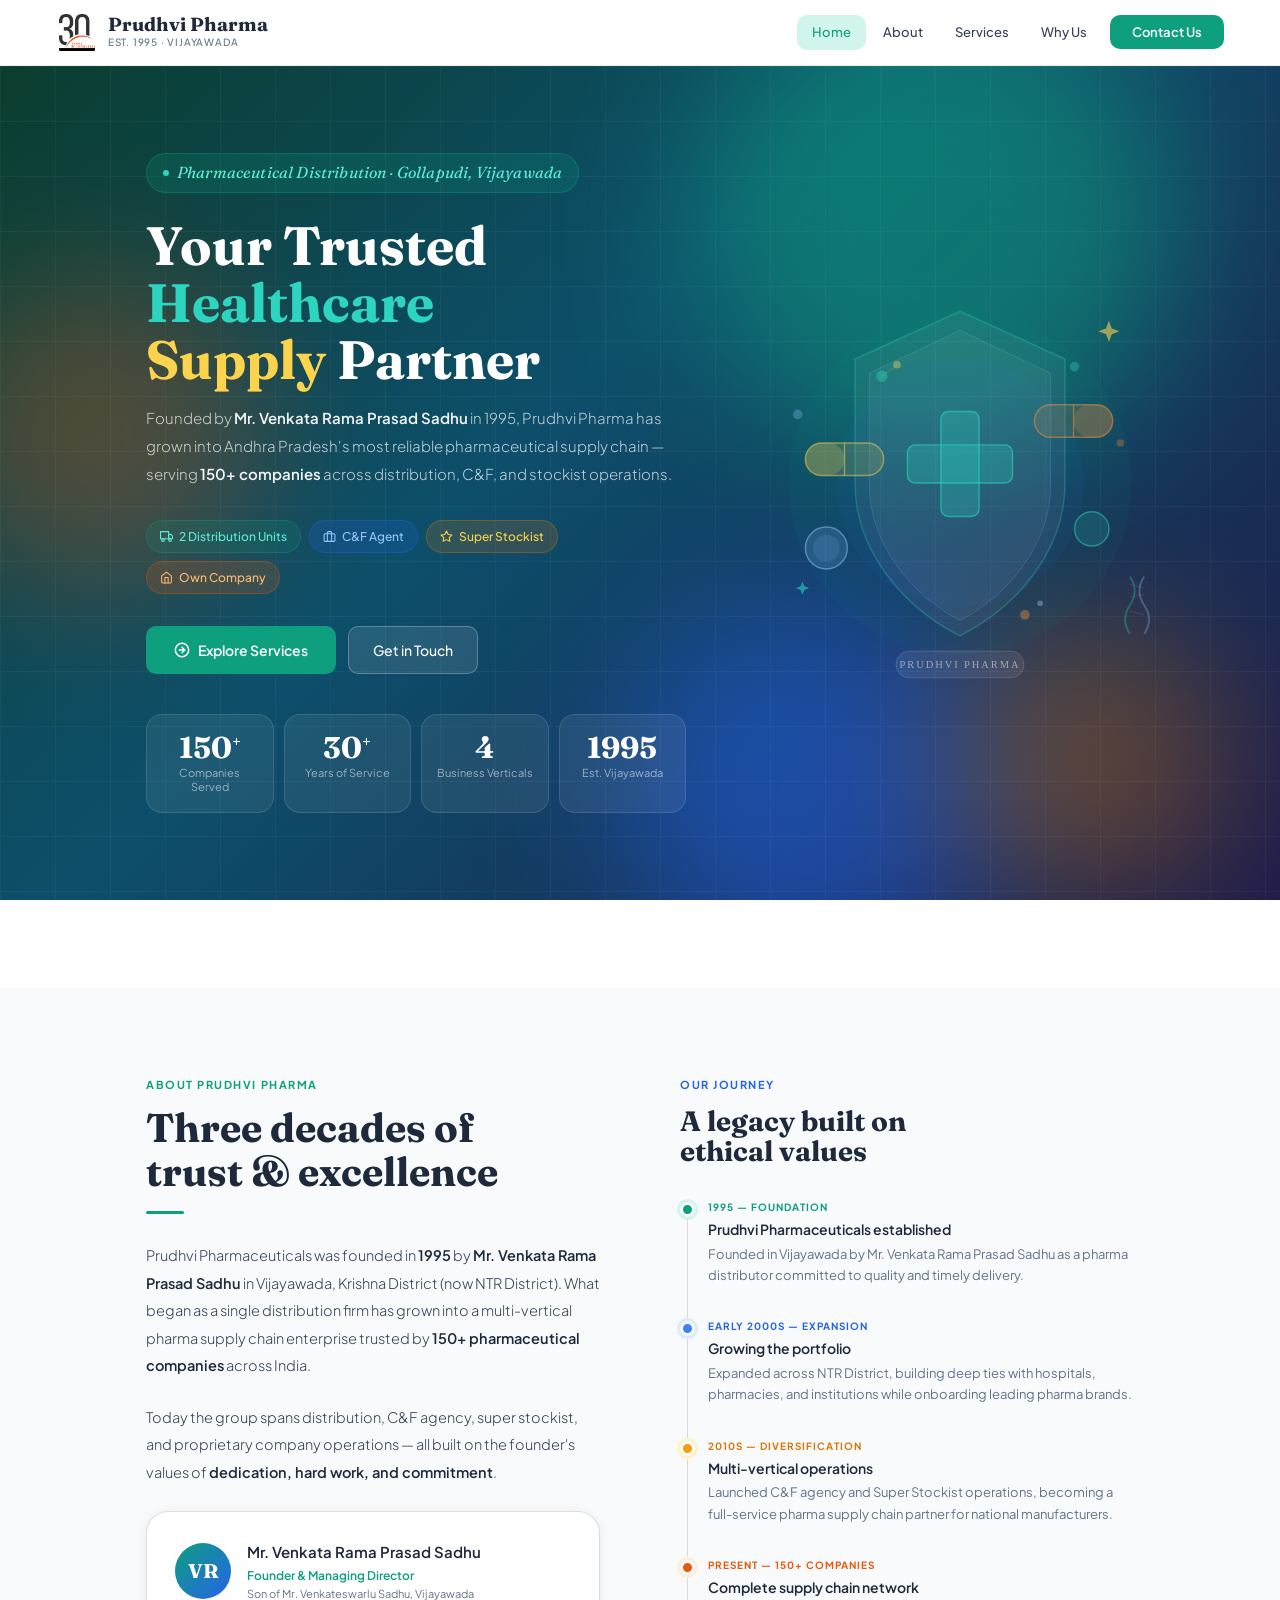
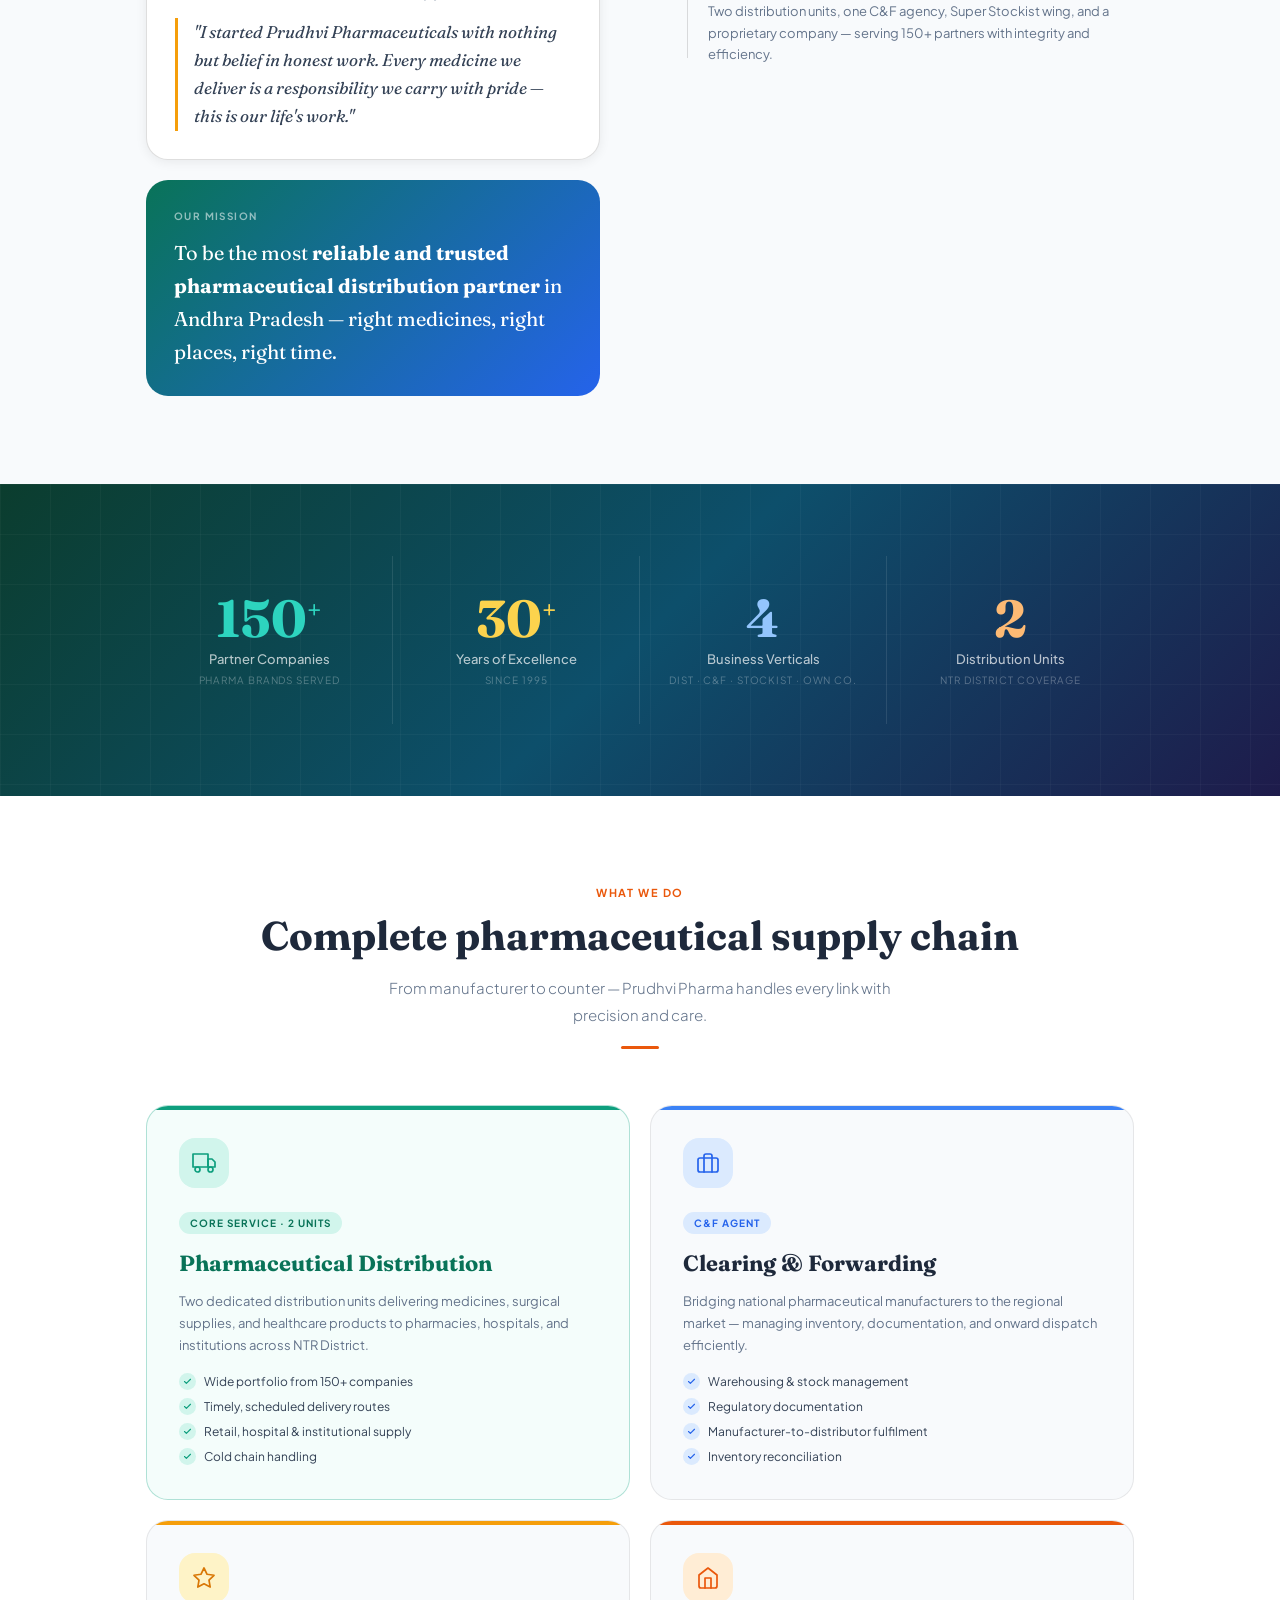
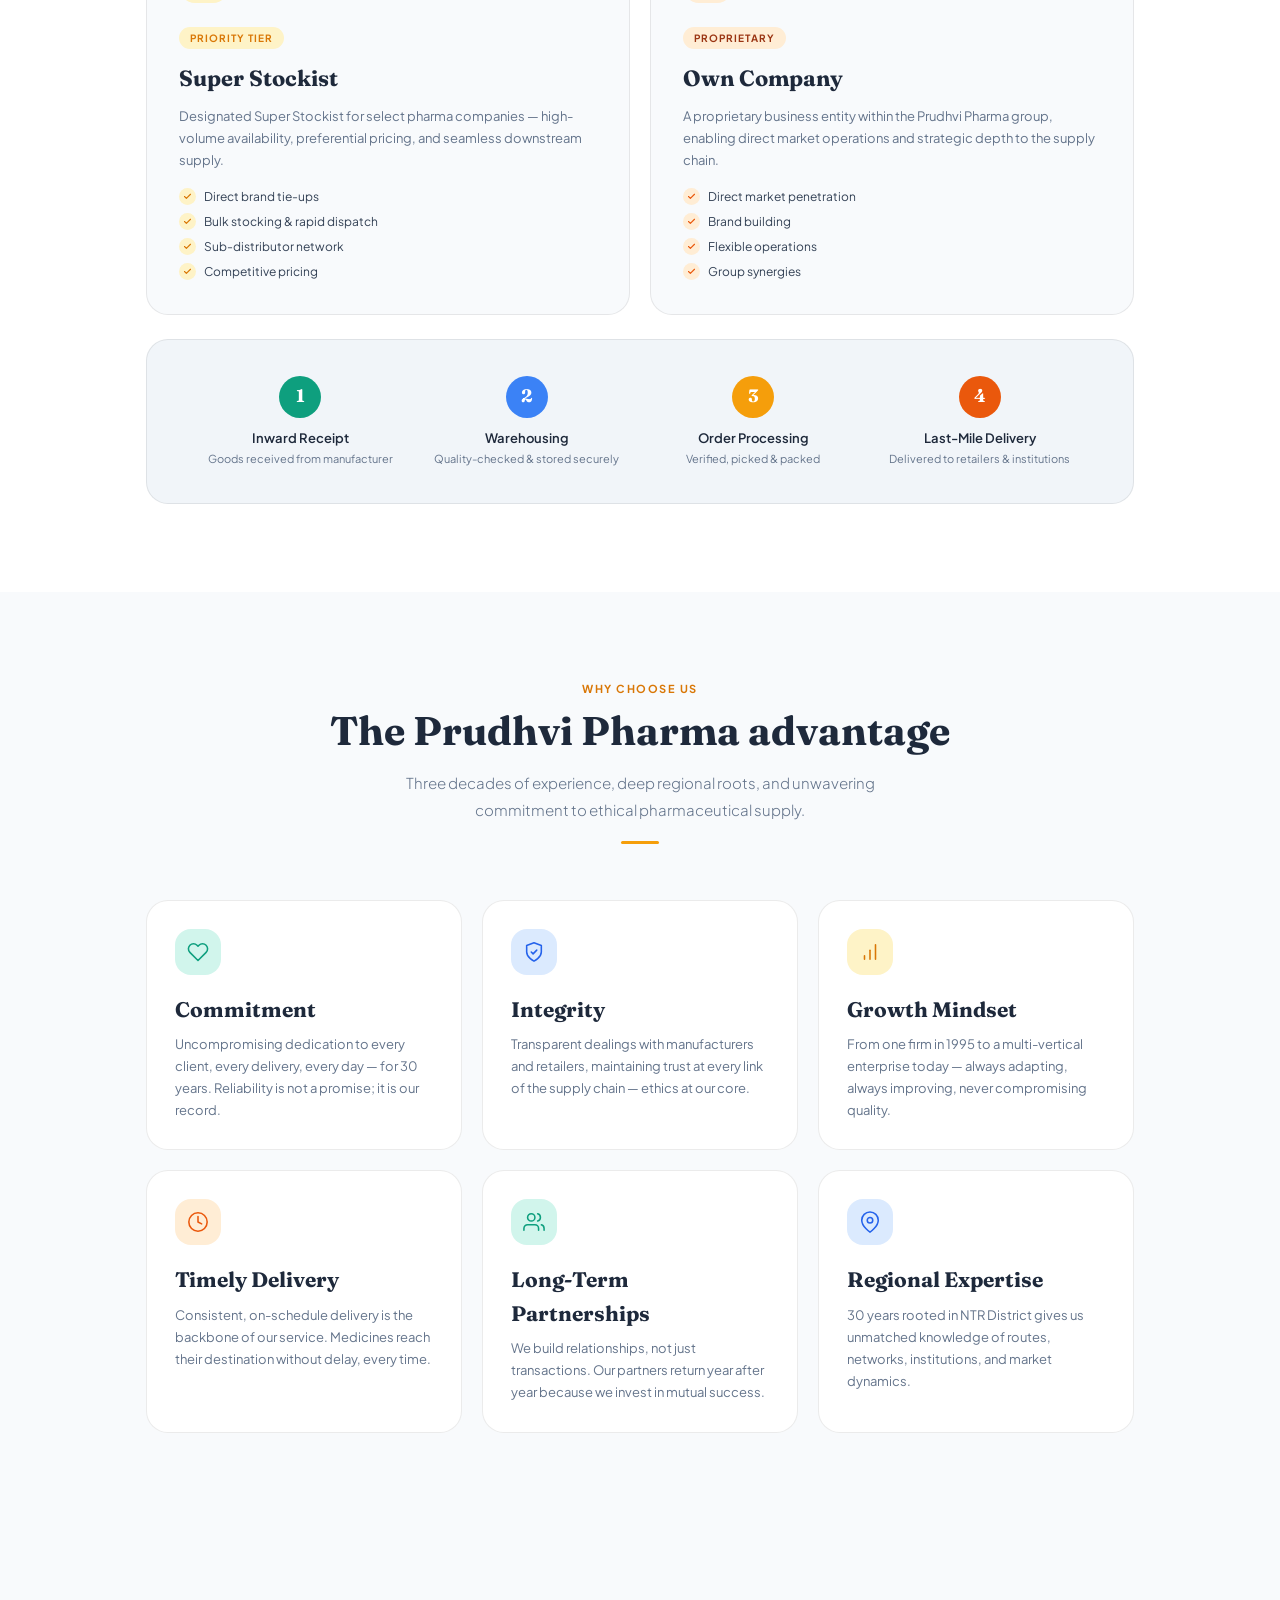
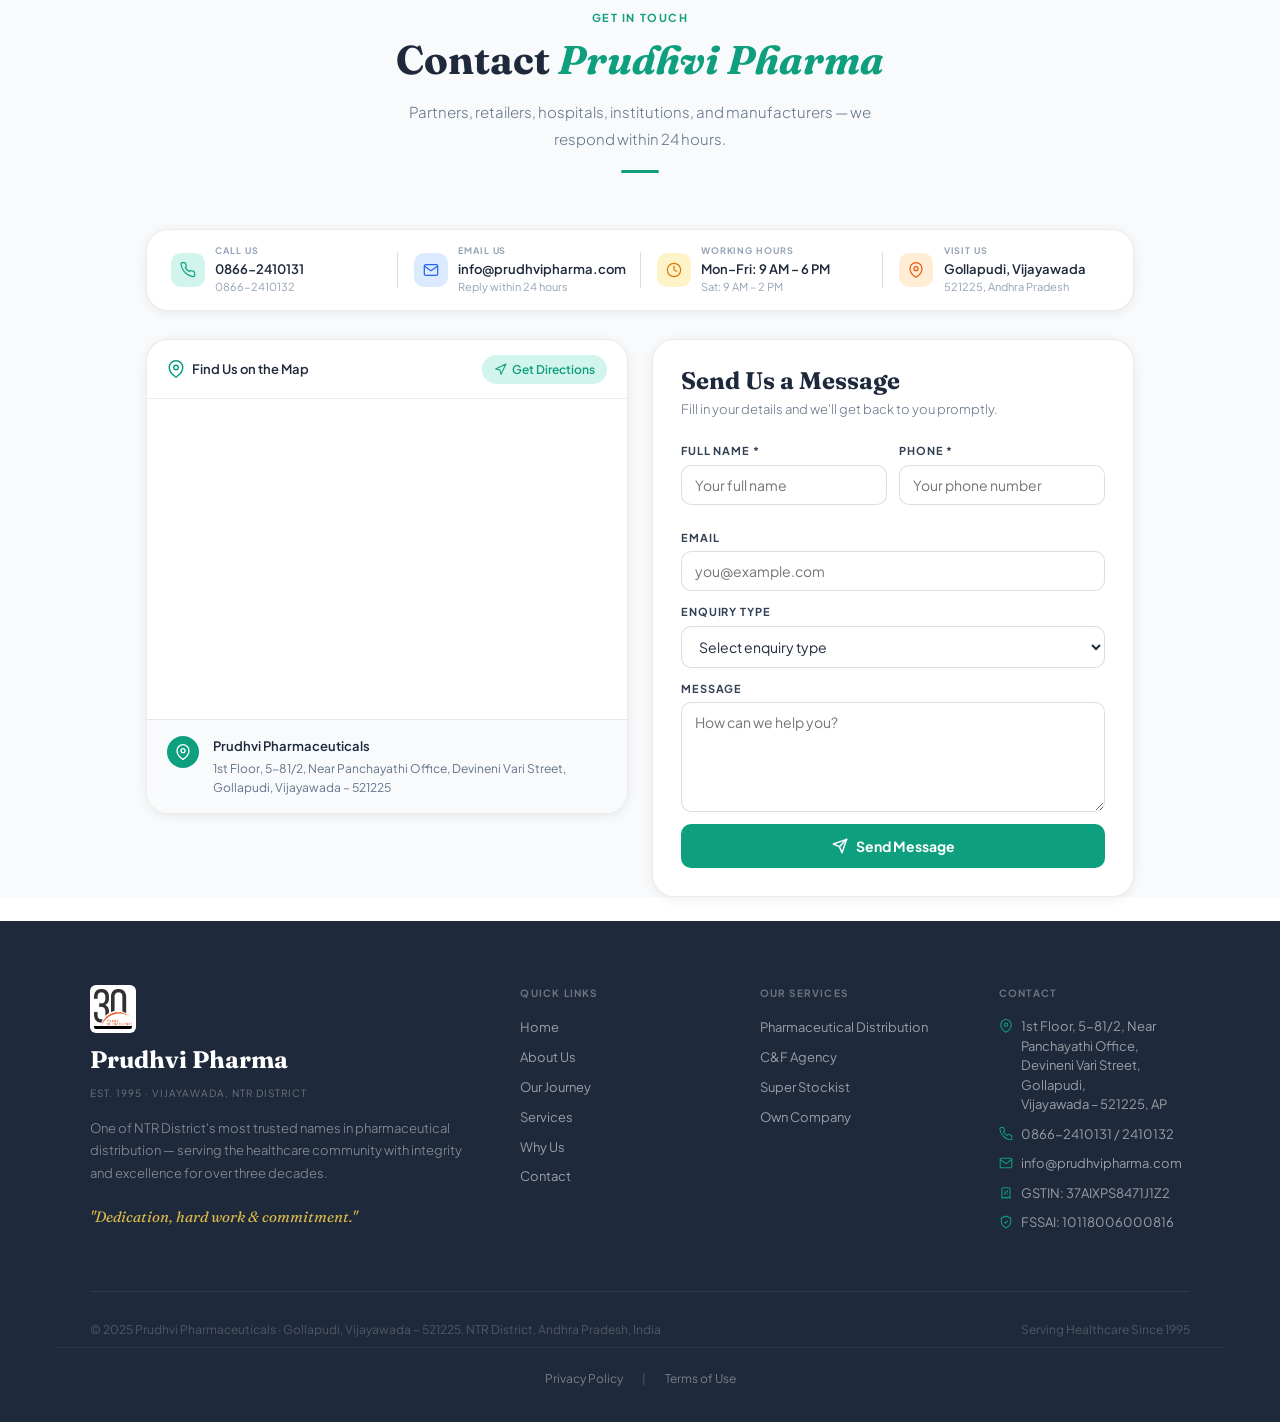
<file: index.html>
<!DOCTYPE html>
<html lang="en">
<head>
<meta charset="UTF-8"/>
<meta name="viewport" content="width=device-width,initial-scale=1.0,viewport-fit=cover"/>
<meta name="theme-color" content="#0E9F7E"/>
<title>Prudhvi Pharma | Pharmaceutical Distributors, Vijayawada</title>
<link rel="stylesheet" href="css/style.css"/>
</head>
<body>

<nav class="navbar" id="navbar">
  <div class="nav-brand">
    <img src="images/prudhvipharma-logo.jpeg" alt="Prudhvi Pharma — 30 Years of Excellence" class="nav-logo-img"/>
    <div><span class="nav-brand-name">Prudhvi Pharma</span><span class="nav-brand-tag">Est. 1995 · Vijayawada</span></div>
  </div>
  <div class="nav-links">
    <a class="nav-link active" href="#home">Home</a>
    <a class="nav-link" href="#about">About</a>
    <a class="nav-link" href="#services">Services</a>
    <a class="nav-link" href="#values">Why Us</a>
    <button class="nav-cta" onclick="document.querySelector('#contact').scrollIntoView({behavior:'smooth'})">Contact Us</button>
  </div>
  <button class="nav-toggle" id="navToggle"><span></span><span></span><span></span></button>
</nav>
<div class="mobile-drawer" id="mobileDrawer">
  <a class="nav-link active" href="#home" onclick="closeDrawer()">Home</a>
  <a class="nav-link" href="#about" onclick="closeDrawer()">About</a>
  <a class="nav-link" href="#services" onclick="closeDrawer()">Services</a>
  <a class="nav-link" href="#values" onclick="closeDrawer()">Why Us</a>
  <a class="nav-link" href="#contact" onclick="closeDrawer()">Contact</a>
</div>

<!-- HERO -->
<section id="home">
<div class="hero">
  <div class="hero-bg"></div>
  <div class="blob b1"></div><div class="blob b2"></div><div class="blob b3"></div><div class="blob b4"></div>
  <div class="hero-grid"></div>
  <div class="hero-illus">
    <svg viewBox="0 0 440 480" fill="none" xmlns="http://www.w3.org/2000/svg" style="width:100%;max-width:420px;height:auto">
      <circle cx="220" cy="240" r="180" fill="rgba(14,159,126,0.06)"/>
      <circle cx="220" cy="240" r="130" fill="rgba(37,99,235,0.06)"/>
      <path d="M220 60 L330 110 L330 240 C330 310 280 370 220 400 C160 370 110 310 110 240 L110 110 Z" fill="rgba(255,255,255,0.05)" stroke="rgba(45,212,191,0.3)" stroke-width="1.5"/>
      <path d="M220 80 L315 125 L315 242 C315 304 270 358 220 384 C170 358 125 304 125 242 L125 125 Z" fill="rgba(255,255,255,0.04)" stroke="rgba(147,197,253,0.2)" stroke-width="1"/>
      <rect x="200" y="165" width="40" height="110" rx="8" fill="rgba(45,212,191,0.25)" stroke="rgba(45,212,191,0.6)" stroke-width="1.5"/>
      <rect x="165" y="200" width="110" height="40" rx="8" fill="rgba(45,212,191,0.25)" stroke="rgba(45,212,191,0.6)" stroke-width="1.5"/>
      <rect x="58" y="198" width="82" height="34" rx="17" fill="rgba(252,211,77,0.15)" stroke="rgba(252,211,77,0.5)" stroke-width="1.5"/>
      <line x1="99" y1="198" x2="99" y2="232" stroke="rgba(252,211,77,0.5)" stroke-width="1.5"/>
      <rect x="58" y="198" width="41" height="34" rx="17" fill="rgba(252,211,77,0.2)"/>
      <rect x="298" y="158" width="82" height="34" rx="17" fill="rgba(251,146,60,0.15)" stroke="rgba(251,146,60,0.5)" stroke-width="1.5"/>
      <line x1="339" y1="158" x2="339" y2="192" stroke="rgba(251,146,60,0.5)" stroke-width="1.5"/>
      <rect x="339" y="158" width="41" height="34" rx="17" fill="rgba(251,146,60,0.2)"/>
      <circle cx="80" cy="308" r="22" fill="rgba(147,197,253,0.15)" stroke="rgba(147,197,253,0.5)" stroke-width="1.5"/>
      <circle cx="80" cy="308" r="14" fill="rgba(147,197,253,0.12)"/>
      <circle cx="358" cy="288" r="18" fill="rgba(45,212,191,0.15)" stroke="rgba(45,212,191,0.5)" stroke-width="1.5"/>
      <circle cx="138" cy="128" r="6" fill="rgba(45,212,191,0.4)"/>
      <circle cx="154" cy="116" r="4" fill="rgba(252,211,77,0.4)"/>
      <line x1="138" y1="128" x2="154" y2="116" stroke="rgba(255,255,255,0.15)" stroke-width="1"/>
      <circle cx="288" cy="378" r="5" fill="rgba(251,146,60,0.4)"/>
      <circle cx="304" cy="366" r="3" fill="rgba(147,197,253,0.4)"/>
      <circle cx="340" cy="118" r="5" fill="rgba(45,212,191,0.35)"/>
      <circle cx="388" cy="198" r="4" fill="rgba(251,146,60,0.3)"/>
      <circle cx="50" cy="168" r="5" fill="rgba(147,197,253,0.3)"/>
      <path d="M398 338 Q408 353 398 368 Q388 383 398 398" stroke="rgba(45,212,191,0.3)" stroke-width="2" fill="none"/>
      <path d="M413 338 Q403 353 413 368 Q423 383 413 398" stroke="rgba(147,197,253,0.3)" stroke-width="2" fill="none"/>
      <line x1="398" y1="346" x2="413" y2="350" stroke="rgba(255,255,255,0.1)" stroke-width="1"/>
      <line x1="398" y1="360" x2="413" y2="356" stroke="rgba(255,255,255,0.1)" stroke-width="1"/>
      <line x1="398" y1="374" x2="413" y2="378" stroke="rgba(255,255,255,0.1)" stroke-width="1"/>
      <path d="M373 78 L376 70 L379 78 L387 81 L379 84 L376 92 L373 84 L365 81 Z" fill="rgba(252,211,77,0.6)"/>
      <path d="M53 348 L55 343 L57 348 L62 350 L57 352 L55 357 L53 352 L48 350 Z" fill="rgba(45,212,191,0.6)"/>
      <rect x="153" y="416" width="134" height="28" rx="14" fill="rgba(255,255,255,0.07)" stroke="rgba(255,255,255,0.15)" stroke-width="1"/>
      <text x="220" y="434" text-anchor="middle" font-family="serif" font-size="11" fill="rgba(255,255,255,0.5)" letter-spacing="2">PRUDHVI PHARMA</text>
    </svg>
  </div>
  <div class="hero-inner">
    <div class="hero-content">
      <div class="hero-eyebrow"><span class="eyebrow-dot"></span>Pharmaceutical Distribution · Gollapudi, Vijayawada</div>
      <h1>Your Trusted<br><span class="h-teal">Healthcare</span><br><span class="h-yellow">Supply</span> Partner</h1>
      <p class="hero-desc">Founded by <strong>Mr. Venkata Rama Prasad Sadhu</strong> in 1995, Prudhvi Pharma has grown into Andhra Pradesh's most reliable pharmaceutical supply chain — serving <strong>150+ companies</strong> across distribution, C&amp;F, and stockist operations.</p>
      <div class="hero-pills">
        <span class="pill p-teal"><svg viewBox="0 0 24 24"><path d="M1 3h15v13H1z"/><path d="M16 8h4l3 3v5h-7V8z"/><circle cx="5.5" cy="18.5" r="2.5"/><circle cx="18.5" cy="18.5" r="2.5"/></svg>2 Distribution Units</span>
        <span class="pill p-blue"><svg viewBox="0 0 24 24"><rect x="2" y="7" width="20" height="14" rx="2"/><path d="M16 21V5a2 2 0 0 0-2-2h-4a2 2 0 0 0-2 2v16"/></svg>C&amp;F Agent</span>
        <span class="pill p-yellow"><svg viewBox="0 0 24 24"><polygon points="12 2 15.09 8.26 22 9.27 17 14.14 18.18 21.02 12 17.77 5.82 21.02 7 14.14 2 9.27 8.91 8.26 12 2"/></svg>Super Stockist</span>
        <span class="pill p-magenta"><svg viewBox="0 0 24 24"><path d="M3 9l9-7 9 7v11a2 2 0 0 1-2 2H5a2 2 0 0 1-2-2z"/><polyline points="9 22 9 12 15 12 15 22"/></svg>Own Company</span>
      </div>
      <div class="hero-actions">
        <a href="#services" class="btn-p"><svg width="16" height="16" viewBox="0 0 24 24" fill="none" stroke="currentColor" stroke-width="2.2" stroke-linecap="round" stroke-linejoin="round"><circle cx="12" cy="12" r="10"/><polyline points="12 8 16 12 12 16"/><line x1="8" y1="12" x2="16" y2="12"/></svg>Explore Services</a>
        <a href="#contact" class="btn-g">Get in Touch</a>
      </div>
      <div class="hero-stats">
        <div class="hstat"><div class="hstat-num">150<sup>+</sup></div><div class="hstat-label">Companies Served</div></div>
        <div class="hstat"><div class="hstat-num">30<sup>+</sup></div><div class="hstat-label">Years of Service</div></div>
        <div class="hstat"><div class="hstat-num">4</div><div class="hstat-label">Business Verticals</div></div>
        <div class="hstat"><div class="hstat-num">1995</div><div class="hstat-label">Est. Vijayawada</div></div>
      </div>
    </div>
  </div>
</div>
</section>

<!-- ABOUT -->
<section id="about">
<div class="container">
  <div class="about-grid">
    <div class="reveal">
      <div class="ey ey-teal">About Prudhvi Pharma</div>
      <h2 class="sec-title">Three decades of<br>trust &amp; excellence</h2>
      <div class="stripe st-teal" style="margin-bottom:1.75rem"></div>
      <p class="about-p">Prudhvi Pharmaceuticals was founded in <strong>1995</strong> by <strong>Mr. Venkata Rama Prasad Sadhu</strong> in Vijayawada, Krishna District (now NTR District). What began as a single distribution firm has grown into a multi-vertical pharma supply chain enterprise trusted by <strong>150+ pharmaceutical companies</strong> across India.</p>
      <p class="about-p">Today the group spans distribution, C&amp;F agency, super stockist, and proprietary company operations — all built on the founder's values of <strong>dedication, hard work, and commitment</strong>.</p>
      <div class="founder-card">
        <div class="f-head">
          <div class="f-av">VR</div>
          <div><div class="f-name">Mr. Venkata Rama Prasad Sadhu</div><div class="f-role">Founder &amp; Managing Director</div><div class="f-parent">Son of Mr. Venkateswarlu Sadhu, Vijayawada</div></div>
        </div>
        <div class="f-quote">"I started Prudhvi Pharmaceuticals with nothing but belief in honest work. Every medicine we deliver is a responsibility we carry with pride — this is our life's work."</div>
      </div>
      <div class="mission-card">
        <div class="mission-lbl">Our Mission</div>
        <div class="mission-text">To be the most <strong>reliable and trusted pharmaceutical distribution partner</strong> in Andhra Pradesh — right medicines, right places, right time.</div>
      </div>
    </div>
    <div class="reveal" style="transition-delay:.15s">
      <div class="ey ey-blue">Our Journey</div>
      <h3 style="font-family:'Fraunces',serif;font-size:28px;font-weight:700;color:var(--ink);margin-bottom:2rem">A legacy built on<br>ethical values</h3>
      <div class="timeline">
        <div class="t-item"><div class="t-dot td-t"></div><div class="t-year" style="color:var(--teal)">1995 — Foundation</div><div class="t-title">Prudhvi Pharmaceuticals established</div><div class="t-text">Founded in Vijayawada by Mr. Venkata Rama Prasad Sadhu as a pharma distributor committed to quality and timely delivery.</div></div>
        <div class="t-item"><div class="t-dot td-b"></div><div class="t-year" style="color:var(--blue)">Early 2000s — Expansion</div><div class="t-title">Growing the portfolio</div><div class="t-text">Expanded across NTR District, building deep ties with hospitals, pharmacies, and institutions while onboarding leading pharma brands.</div></div>
        <div class="t-item"><div class="t-dot td-y"></div><div class="t-year" style="color:var(--yellow)">2010s — Diversification</div><div class="t-title">Multi-vertical operations</div><div class="t-text">Launched C&amp;F agency and Super Stockist operations, becoming a full-service pharma supply chain partner for national manufacturers.</div></div>
        <div class="t-item"><div class="t-dot td-m"></div><div class="t-year" style="color:var(--magenta)">Present — 150+ Companies</div><div class="t-title">Complete supply chain network</div><div class="t-text">Two distribution units, one C&amp;F agency, Super Stockist wing, and a proprietary company — serving 150+ partners with integrity and efficiency.</div></div>
      </div>
    </div>
  </div>
</div>
</section>

<!-- STATS -->
<div id="stats">
<div class="container">
  <div class="stats-row">
    <div class="s-item reveal"><div class="s-num sn-t">150<sup>+</sup></div><div class="s-label">Partner Companies</div><div class="s-note">Pharma brands served</div></div>
    <div class="s-item reveal" style="transition-delay:.1s"><div class="s-num sn-y">30<sup>+</sup></div><div class="s-label">Years of Excellence</div><div class="s-note">Since 1995</div></div>
    <div class="s-item reveal" style="transition-delay:.2s"><div class="s-num sn-b">4</div><div class="s-label">Business Verticals</div><div class="s-note">Dist · C&amp;F · Stockist · Own Co.</div></div>
    <div class="s-item reveal" style="transition-delay:.3s"><div class="s-num sn-m">2</div><div class="s-label">Distribution Units</div><div class="s-note">NTR District coverage</div></div>
  </div>
</div>
</div>

<!-- SERVICES -->
<section id="services">
<div class="container">
  <div class="sec-hd center reveal">
    <div class="ey ey-magenta">What We Do</div>
    <h2 class="sec-title">Complete pharmaceutical supply chain</h2>
    <p class="sec-sub">From manufacturer to counter — Prudhvi Pharma handles every link with precision and care.</p>
    <div class="stripe st-magenta"></div>
  </div>
  <div class="svc-grid reveal">
    <div class="svc-card featured sc-t">
      <div class="svc-icon si-f"><svg viewBox="0 0 24 24" stroke="var(--teal)"><path d="M1 3h15v13H1z"/><path d="M16 8h4l3 3v5h-7V8z"/><circle cx="5.5" cy="18.5" r="2.5"/><circle cx="18.5" cy="18.5" r="2.5"/></svg></div>
      <span class="svc-badge sb-f">Core Service · 2 Units</span>
      <div class="svc-title">Pharmaceutical Distribution</div>
      <p class="svc-desc">Two dedicated distribution units delivering medicines, surgical supplies, and healthcare products to pharmacies, hospitals, and institutions across NTR District.</p>
      <ul class="svc-ul">
        <li><div class="svc-ck ck-f"><svg viewBox="0 0 24 24" stroke="var(--teal)"><polyline points="20 6 9 17 4 12"/></svg></div>Wide portfolio from 150+ companies</li>
        <li><div class="svc-ck ck-f"><svg viewBox="0 0 24 24" stroke="var(--teal)"><polyline points="20 6 9 17 4 12"/></svg></div>Timely, scheduled delivery routes</li>
        <li><div class="svc-ck ck-f"><svg viewBox="0 0 24 24" stroke="var(--teal)"><polyline points="20 6 9 17 4 12"/></svg></div>Retail, hospital &amp; institutional supply</li>
        <li><div class="svc-ck ck-f"><svg viewBox="0 0 24 24" stroke="var(--teal)"><polyline points="20 6 9 17 4 12"/></svg></div>Cold chain handling</li>
      </ul>
    </div>
    <div class="svc-card sc-b">
      <div class="svc-icon si-b"><svg viewBox="0 0 24 24" stroke="var(--blue)"><rect x="2" y="7" width="20" height="14" rx="2"/><path d="M16 21V5a2 2 0 0 0-2-2h-4a2 2 0 0 0-2 2v16"/></svg></div>
      <span class="svc-badge sb-b">C&amp;F Agent</span>
      <div class="svc-title">Clearing &amp; Forwarding</div>
      <p class="svc-desc">Bridging national pharmaceutical manufacturers to the regional market — managing inventory, documentation, and onward dispatch efficiently.</p>
      <ul class="svc-ul">
        <li><div class="svc-ck ck-b"><svg viewBox="0 0 24 24" stroke="var(--blue)"><polyline points="20 6 9 17 4 12"/></svg></div>Warehousing &amp; stock management</li>
        <li><div class="svc-ck ck-b"><svg viewBox="0 0 24 24" stroke="var(--blue)"><polyline points="20 6 9 17 4 12"/></svg></div>Regulatory documentation</li>
        <li><div class="svc-ck ck-b"><svg viewBox="0 0 24 24" stroke="var(--blue)"><polyline points="20 6 9 17 4 12"/></svg></div>Manufacturer-to-distributor fulfilment</li>
        <li><div class="svc-ck ck-b"><svg viewBox="0 0 24 24" stroke="var(--blue)"><polyline points="20 6 9 17 4 12"/></svg></div>Inventory reconciliation</li>
      </ul>
    </div>
    <div class="svc-card sc-y">
      <div class="svc-icon si-y"><svg viewBox="0 0 24 24" stroke="var(--yellow)"><polygon points="12 2 15.09 8.26 22 9.27 17 14.14 18.18 21.02 12 17.77 5.82 21.02 7 14.14 2 9.27 8.91 8.26 12 2"/></svg></div>
      <span class="svc-badge sb-y">Priority Tier</span>
      <div class="svc-title">Super Stockist</div>
      <p class="svc-desc">Designated Super Stockist for select pharma companies — high-volume availability, preferential pricing, and seamless downstream supply.</p>
      <ul class="svc-ul">
        <li><div class="svc-ck ck-y"><svg viewBox="0 0 24 24" stroke="var(--yellow)"><polyline points="20 6 9 17 4 12"/></svg></div>Direct brand tie-ups</li>
        <li><div class="svc-ck ck-y"><svg viewBox="0 0 24 24" stroke="var(--yellow)"><polyline points="20 6 9 17 4 12"/></svg></div>Bulk stocking &amp; rapid dispatch</li>
        <li><div class="svc-ck ck-y"><svg viewBox="0 0 24 24" stroke="var(--yellow)"><polyline points="20 6 9 17 4 12"/></svg></div>Sub-distributor network</li>
        <li><div class="svc-ck ck-y"><svg viewBox="0 0 24 24" stroke="var(--yellow)"><polyline points="20 6 9 17 4 12"/></svg></div>Competitive pricing</li>
      </ul>
    </div>
    <div class="svc-card sc-m">
      <div class="svc-icon si-m"><svg viewBox="0 0 24 24" stroke="var(--magenta)"><path d="M3 9l9-7 9 7v11a2 2 0 0 1-2 2H5a2 2 0 0 1-2-2z"/><polyline points="9 22 9 12 15 12 15 22"/></svg></div>
      <span class="svc-badge sb-m">Proprietary</span>
      <div class="svc-title">Own Company</div>
      <p class="svc-desc">A proprietary business entity within the Prudhvi Pharma group, enabling direct market operations and strategic depth to the supply chain.</p>
      <ul class="svc-ul">
        <li><div class="svc-ck ck-m"><svg viewBox="0 0 24 24" stroke="var(--magenta)"><polyline points="20 6 9 17 4 12"/></svg></div>Direct market penetration</li>
        <li><div class="svc-ck ck-m"><svg viewBox="0 0 24 24" stroke="var(--magenta)"><polyline points="20 6 9 17 4 12"/></svg></div>Brand building</li>
        <li><div class="svc-ck ck-m"><svg viewBox="0 0 24 24" stroke="var(--magenta)"><polyline points="20 6 9 17 4 12"/></svg></div>Flexible operations</li>
        <li><div class="svc-ck ck-m"><svg viewBox="0 0 24 24" stroke="var(--magenta)"><polyline points="20 6 9 17 4 12"/></svg></div>Group synergies</li>
      </ul>
    </div>
  </div>
  <div class="proc-strip reveal">
    <div class="p-step"><div class="p-badge pb-t">1</div><div class="p-title">Inward Receipt</div><div class="p-sub">Goods received from manufacturer</div></div>
    <div class="p-step"><div class="p-badge pb-b">2</div><div class="p-title">Warehousing</div><div class="p-sub">Quality-checked &amp; stored securely</div></div>
    <div class="p-step"><div class="p-badge pb-y">3</div><div class="p-title">Order Processing</div><div class="p-sub">Verified, picked &amp; packed</div></div>
    <div class="p-step"><div class="p-badge pb-m">4</div><div class="p-title">Last-Mile Delivery</div><div class="p-sub">Delivered to retailers &amp; institutions</div></div>
  </div>
</div>
</section>

<!-- VALUES -->
<section id="values">
<div class="container">
  <div class="sec-hd center reveal">
    <div class="ey ey-yellow">Why Choose Us</div>
    <h2 class="sec-title">The Prudhvi Pharma advantage</h2>
    <p class="sec-sub">Three decades of experience, deep regional roots, and unwavering commitment to ethical pharmaceutical supply.</p>
    <div class="stripe st-yellow"></div>
  </div>
  <div class="val-grid">
    <div class="val-card reveal"><div class="val-icon vi-t"><svg viewBox="0 0 24 24"><path d="M20.84 4.61a5.5 5.5 0 0 0-7.78 0L12 5.67l-1.06-1.06a5.5 5.5 0 0 0-7.78 7.78l1.06 1.06L12 21.23l7.78-7.78 1.06-1.06a5.5 5.5 0 0 0 0-7.78z"/></svg></div><div class="val-title">Commitment</div><p class="val-text">Uncompromising dedication to every client, every delivery, every day — for 30 years. Reliability is not a promise; it is our record.</p></div>
    <div class="val-card reveal" style="transition-delay:.1s"><div class="val-icon vi-b"><svg viewBox="0 0 24 24"><path d="M12 22s8-4 8-10V5l-8-3-8 3v7c0 6 8 10 8 10z"/><polyline points="9 12 11 14 15 10"/></svg></div><div class="val-title">Integrity</div><p class="val-text">Transparent dealings with manufacturers and retailers, maintaining trust at every link of the supply chain — ethics at our core.</p></div>
    <div class="val-card reveal" style="transition-delay:.2s"><div class="val-icon vi-y"><svg viewBox="0 0 24 24"><line x1="12" y1="20" x2="12" y2="10"/><line x1="18" y1="20" x2="18" y2="4"/><line x1="6" y1="20" x2="6" y2="16"/></svg></div><div class="val-title">Growth Mindset</div><p class="val-text">From one firm in 1995 to a multi-vertical enterprise today — always adapting, always improving, never compromising quality.</p></div>
    <div class="val-card reveal" style="transition-delay:.05s"><div class="val-icon vi-m"><svg viewBox="0 0 24 24"><circle cx="12" cy="12" r="10"/><polyline points="12 6 12 12 16 14"/></svg></div><div class="val-title">Timely Delivery</div><p class="val-text">Consistent, on-schedule delivery is the backbone of our service. Medicines reach their destination without delay, every time.</p></div>
    <div class="val-card reveal" style="transition-delay:.15s"><div class="val-icon vi-t"><svg viewBox="0 0 24 24"><path d="M17 21v-2a4 4 0 0 0-4-4H5a4 4 0 0 0-4 4v2"/><circle cx="9" cy="7" r="4"/><path d="M23 21v-2a4 4 0 0 0-3-3.87"/><path d="M16 3.13a4 4 0 0 1 0 7.75"/></svg></div><div class="val-title">Long-Term Partnerships</div><p class="val-text">We build relationships, not just transactions. Our partners return year after year because we invest in mutual success.</p></div>
    <div class="val-card reveal" style="transition-delay:.25s"><div class="val-icon vi-b"><svg viewBox="0 0 24 24"><path d="M21 10c0 7-9 13-9 13s-9-6-9-13a9 9 0 0 1 18 0z"/><circle cx="12" cy="10" r="3"/></svg></div><div class="val-title">Regional Expertise</div><p class="val-text">30 years rooted in NTR District gives us unmatched knowledge of routes, networks, institutions, and market dynamics.</p></div>
  </div>
</div>
</section>

<!-- CONTACT -->
<section id="contact" style="background:var(--surface-2);padding:5.5rem 0 0">
<div class="container">

  <!-- Section Header -->
  <div class="sec-hd center reveal">
    <div class="ey ey-teal">Get In Touch</div>
    <h2 class="sec-title">Contact <em style="color:var(--teal);font-style:italic">Prudhvi Pharma</em></h2>
    <p class="sec-sub">Partners, retailers, hospitals, institutions, and manufacturers — we respond within 24 hours.</p>
    <div class="stripe st-teal"></div>
  </div>

  <!-- Top: Quick contact strip -->
  <div class="cq-strip reveal">
    <div class="cq-item">
      <div class="cq-icon" style="background:var(--teal-light)"><svg viewBox="0 0 24 24" fill="none" stroke="var(--teal)" stroke-width="1.8" stroke-linecap="round" stroke-linejoin="round"><path d="M22 16.92v3a2 2 0 0 1-2.18 2 19.79 19.79 0 0 1-8.63-3.07A19.5 19.5 0 0 1 4.69 12 19.79 19.79 0 0 1 1.6 3.38 2 2 0 0 1 3.58 1h3a2 2 0 0 1 2 1.72 12.84 12.84 0 0 0 .7 2.81 2 2 0 0 1-.45 2.11L7.91 8.4a16 16 0 0 0 6 6l.92-.92a2 2 0 0 1 2.11-.45 12.84 12.84 0 0 0 2.81.7A2 2 0 0 1 21.46 16z"/></svg></div>
      <div><div class="cq-label">Call Us</div><a href="tel:08662410131" class="cq-val">0866-2410131</a><div class="cq-note">0866-2410132</div></div>
    </div>
    <div class="cq-divider"></div>
    <div class="cq-item">
      <div class="cq-icon" style="background:var(--blue-light)"><svg viewBox="0 0 24 24" fill="none" stroke="var(--blue)" stroke-width="1.8" stroke-linecap="round" stroke-linejoin="round"><path d="M4 4h16c1.1 0 2 .9 2 2v12c0 1.1-.9 2-2 2H4c-1.1 0-2-.9-2-2V6c0-1.1.9-2 2-2z"/><polyline points="22,6 12,13 2,6"/></svg></div>
      <div><div class="cq-label">Email Us</div><a href="mailto:info@prudhvipharma.com" class="cq-val">info@prudhvipharma.com</a><div class="cq-note">Reply within 24 hours</div></div>
    </div>
    <div class="cq-divider"></div>
    <div class="cq-item">
      <div class="cq-icon" style="background:var(--yellow-light)"><svg viewBox="0 0 24 24" fill="none" stroke="var(--yellow)" stroke-width="1.8" stroke-linecap="round" stroke-linejoin="round"><circle cx="12" cy="12" r="10"/><polyline points="12 6 12 12 16 14"/></svg></div>
      <div><div class="cq-label">Working Hours</div><div class="cq-val">Mon–Fri: 9 AM – 6 PM</div><div class="cq-note">Sat: 9 AM – 2 PM</div></div>
    </div>
    <div class="cq-divider"></div>
    <div class="cq-item">
      <div class="cq-icon" style="background:var(--magenta-light)"><svg viewBox="0 0 24 24" fill="none" stroke="var(--magenta)" stroke-width="1.8" stroke-linecap="round" stroke-linejoin="round"><path d="M21 10c0 7-9 13-9 13s-9-6-9-13a9 9 0 0 1 18 0z"/><circle cx="12" cy="10" r="3"/></svg></div>
      <div><div class="cq-label">Visit Us</div><div class="cq-val">Gollapudi, Vijayawada</div><div class="cq-note">521225, Andhra Pradesh</div></div>
    </div>
  </div>

  <!-- Middle: Map + Form side by side -->
  <div class="cmain reveal">

    <!-- LEFT: Map -->
    <div class="cmap-wrap">
      <div class="cmap-header">
        <div class="cmap-title">
          <svg viewBox="0 0 24 24" fill="none" stroke="var(--teal)" stroke-width="2" stroke-linecap="round" stroke-linejoin="round" width="18" height="18"><path d="M21 10c0 7-9 13-9 13s-9-6-9-13a9 9 0 0 1 18 0z"/><circle cx="12" cy="10" r="3"/></svg>
          Find Us on the Map
        </div>
        <a href="https://maps.google.com/?q=Gollapudi,Vijayawada,521225" target="_blank" class="cmap-directions">
          <svg viewBox="0 0 24 24" fill="none" stroke="currentColor" stroke-width="2" stroke-linecap="round" stroke-linejoin="round" width="13" height="13"><polygon points="3 11 22 2 13 21 11 13 3 11"/></svg>
          Get Directions
        </a>
      </div>
      <div class="cmap-frame">
        <iframe
          src="https://www.google.com/maps/embed?pb=!1m18!1m12!1m3!1d3825.4!2d80.5867!3d16.5062!2m3!1f0!2f0!3f0!3m2!1i1024!2i768!4f13.1!3m3!1m2!1s0x3a35f0ab7bffffff%3A0x1!2sGollapudi%2C%20Vijayawada%2C%20Andhra%20Pradesh%20521225!5e0!3m2!1sen!2sin!4v1"
          width="100%" height="100%" style="border:0" allowfullscreen="" loading="lazy"
          referrerpolicy="no-referrer-when-downgrade" title="Prudhvi Pharma Location">
        </iframe>
      </div>
      <!-- Address card overlaid at bottom of map -->
      <div class="cmap-addr-card">
        <div class="cmap-addr-icon">
          <svg viewBox="0 0 24 24" fill="none" stroke="#fff" stroke-width="2" stroke-linecap="round" stroke-linejoin="round" width="16" height="16"><path d="M21 10c0 7-9 13-9 13s-9-6-9-13a9 9 0 0 1 18 0z"/><circle cx="12" cy="10" r="3"/></svg>
        </div>
        <div>
          <div class="cmap-addr-name">Prudhvi Pharmaceuticals</div>
          <div class="cmap-addr-line">1st Floor, 5-81/2, Near Panchayathi Office, Devineni Vari Street, Gollapudi, Vijayawada – 521225</div>
        </div>
      </div>
    </div>

    <!-- RIGHT: Form -->
    <div class="cform-wrap">
      <div class="cform-head">
        <h3 class="cform-title">Send Us a Message</h3>
        <p class="cform-sub">Fill in your details and we'll get back to you promptly.</p>
      </div>
      <div class="form-row">
        <div class="field"><label>Full Name *</label><input type="text" id="f-name" placeholder="Your full name"/></div>
        <div class="field"><label>Phone *</label><input type="tel" id="f-phone" placeholder="Your phone number"/></div>
      </div>
      <div class="field"><label>Email</label><input type="email" id="f-email" placeholder="you@example.com"/></div>
      <div class="field">
        <label>Enquiry Type</label>
        <select id="f-type">
          <option value="">Select enquiry type</option>
          <option>Distribution partnership</option>
          <option>C&amp;F agency enquiry</option>
          <option>Super stockist enquiry</option>
          <option>Retailer / pharmacy</option>
          <option>Hospital / institution</option>
          <option>General enquiry</option>
        </select>
      </div>
      <div class="field"><label>Message</label><textarea id="f-msg" placeholder="How can we help you?" style="min-height:110px"></textarea></div>
      <button class="form-btn" onclick="handleSubmit()">
        <svg width="16" height="16" viewBox="0 0 24 24" fill="none" stroke="currentColor" stroke-width="2.2" stroke-linecap="round" stroke-linejoin="round"><line x1="22" y1="2" x2="11" y2="13"/><polygon points="22 2 15 22 11 13 2 9 22 2"/></svg>
        Send Message
      </button>
      <div class="form-ok" id="form-ok">
        <svg width="18" height="18" viewBox="0 0 24 24" fill="none" stroke="currentColor" stroke-width="2.5" stroke-linecap="round" stroke-linejoin="round"><path d="M22 11.08V12a10 10 0 1 1-5.93-9.14"/><polyline points="22 4 12 14.01 9 11.01"/></svg>
        Thank you! We'll get back to you shortly.
      </div>
    </div>
  </div>


</div>
</section>

<!-- FOOTER -->
<footer>
<div class="f-inner">
  <div class="f-grid">
    <div>
      <div class="f-bname">
        <img src="images/prudhvipharma-logo.jpeg" alt="Prudhvi Pharma Logo" style="height:48px;width:auto;object-fit:contain;border-radius:6px;background:#fff;padding:4px;margin-bottom:8px;display:block"/>
        Prudhvi Pharma
      </div>
      <div class="f-btag">Est. 1995 · Vijayawada, NTR District</div>
      <p class="f-about">One of NTR District's most trusted names in pharmaceutical distribution — serving the healthcare community with integrity and excellence for over three decades.</p>
      <div class="f-motto">"Dedication, hard work &amp; commitment."</div>
    </div>
    <div>
      <div class="f-col-title">Quick Links</div>
      <div class="f-links"><a href="#home">Home</a><a href="#about">About Us</a><a href="#about">Our Journey</a><a href="#services">Services</a><a href="#values">Why Us</a><a href="#contact">Contact</a></div>
    </div>
    <div>
      <div class="f-col-title">Our Services</div>
      <div class="f-links"><a href="#services">Pharmaceutical Distribution</a><a href="#services">C&amp;F Agency</a><a href="#services">Super Stockist</a><a href="#services">Own Company</a></div>
    </div>
    <div>
      <div class="f-col-title">Contact</div>
      <div class="f-ci"><svg viewBox="0 0 24 24"><path d="M21 10c0 7-9 13-9 13s-9-6-9-13a9 9 0 0 1 18 0z"/><circle cx="12" cy="10" r="3"/></svg><span>1st Floor, 5-81/2, Near Panchayathi Office,<br/>Devineni Vari Street, Gollapudi,<br/>Vijayawada – 521225, AP</span></div>
      <div class="f-ci"><svg viewBox="0 0 24 24"><path d="M22 16.92v3a2 2 0 0 1-2.18 2 19.79 19.79 0 0 1-8.63-3.07A19.5 19.5 0 0 1 4.69 12 19.79 19.79 0 0 1 1.6 3.38 2 2 0 0 1 3.58 1h3a2 2 0 0 1 2 1.72 12.84 12.84 0 0 0 .7 2.81 2 2 0 0 1-.45 2.11L7.91 8.4a16 16 0 0 0 6 6l.92-.92a2 2 0 0 1 2.11-.45 12.84 12.84 0 0 0 2.81.7A2 2 0 0 1 21.46 16z"/></svg><span>0866-2410131 / 2410132</span></div>
      <div class="f-ci"><svg viewBox="0 0 24 24"><path d="M4 4h16c1.1 0 2 .9 2 2v12c0 1.1-.9 2-2 2H4c-1.1 0-2-.9-2-2V6c0-1.1.9-2 2-2z"/><polyline points="22,6 12,13 2,6"/></svg><span>info@prudhvipharma.com</span></div>
      <div class="f-ci"><svg viewBox="0 0 24 24"><path d="M9 14l6-6m-5.5.5h.01m4.99 5h.01M19 21V5a2 2 0 0 0-2-2H7a2 2 0 0 0-2 2v16l3.5-2 2 2 2-2L14 21l2-2z" stroke-linecap="round" stroke-linejoin="round"/></svg><span>GSTIN: 37AIXPS8471J1Z2</span></div>
      <div class="f-ci"><svg viewBox="0 0 24 24"><path d="M12 22s8-4 8-10V5l-8-3-8 3v7c0 6 8 10 8 10z"/><polyline points="9 12 11 14 15 10"/></svg><span>FSSAI: 10118006000816</span></div>
    </div>
  </div>
  <div class="f-bottom">
    <div class="f-copy">© 2025 Prudhvi Pharmaceuticals · Gollapudi, Vijayawada – 521225, NTR District, Andhra Pradesh, India</div>
    <div class="f-since">Serving Healthcare Since 1995</div>
  </div>
</div>

  <div style="text-align:center;padding:1rem 0 0;border-top:1px solid rgba(255,255,255,.06);margin-top:.5rem">
    <a href="pages/privacy-policy.html" style="font-size:12px;color:rgba(255,255,255,.4);margin:0 1rem;text-decoration:none" onmouseover="this.style.color='rgba(255,255,255,.8)'" onmouseout="this.style.color='rgba(255,255,255,.4)'">Privacy Policy</a>
    <span style="color:rgba(255,255,255,.2);font-size:12px">|</span>
    <a href="pages/terms-of-use.html" style="font-size:12px;color:rgba(255,255,255,.4);margin:0 1rem;text-decoration:none" onmouseover="this.style.color='rgba(255,255,255,.8)'" onmouseout="this.style.color='rgba(255,255,255,.4)'">Terms of Use</a>
  </div>
</footer>

<script>
window.addEventListener('scroll',()=>{
  document.getElementById('navbar').classList.toggle('scrolled',window.scrollY>20);
  const ids=['home','about','services','values','contact'];
  let cur='home';
  ids.forEach(id=>{const el=document.getElementById(id);if(el&&window.scrollY>=el.offsetTop-120)cur=id;});
  document.querySelectorAll('.nav-link').forEach(l=>{const h=l.getAttribute('href');l.classList.toggle('active',h==='#'+cur);});
});
document.getElementById('navToggle').addEventListener('click',()=>{
  const d=document.getElementById('mobileDrawer');
  d.classList.toggle('open');
  const spans=document.querySelectorAll('.nav-toggle span');
  if(d.classList.contains('open')){spans[0].style.transform='rotate(45deg) translate(5px,5px)';spans[1].style.opacity='0';spans[2].style.transform='rotate(-45deg) translate(5px,-5px)'}
  else{spans[0].style.transform='';spans[1].style.opacity='';spans[2].style.transform=''}
});
function closeDrawer(){
  document.getElementById('mobileDrawer').classList.remove('open');
  const spans=document.querySelectorAll('.nav-toggle span');
  spans[0].style.transform='';spans[1].style.opacity='';spans[2].style.transform='';
}
/* Smooth scroll for all anchor links */
document.querySelectorAll('a[href^="#"]').forEach(a=>{
  a.addEventListener('click',e=>{
    const t=document.querySelector(a.getAttribute('href'));
    if(t){e.preventDefault();closeDrawer();setTimeout(()=>t.scrollIntoView({behavior:'smooth'}),50);}
  });
});
const ro=new IntersectionObserver(e=>{e.forEach(x=>{if(x.isIntersecting){x.target.classList.add('visible');ro.unobserve(x.target)}})},{threshold:0.1});
document.querySelectorAll('.reveal').forEach(el=>ro.observe(el));
function handleSubmit(){
  const n=document.getElementById('f-name').value.trim();
  const p=document.getElementById('f-phone').value.trim();
  if(!n||!p){alert('Please enter your name and phone number.');return;}
  document.getElementById('form-ok').style.display='flex';
  ['f-name','f-phone','f-email','f-msg','f-type'].forEach(id=>document.getElementById(id).value='');
}
</script>
</body>
</html>
</file>
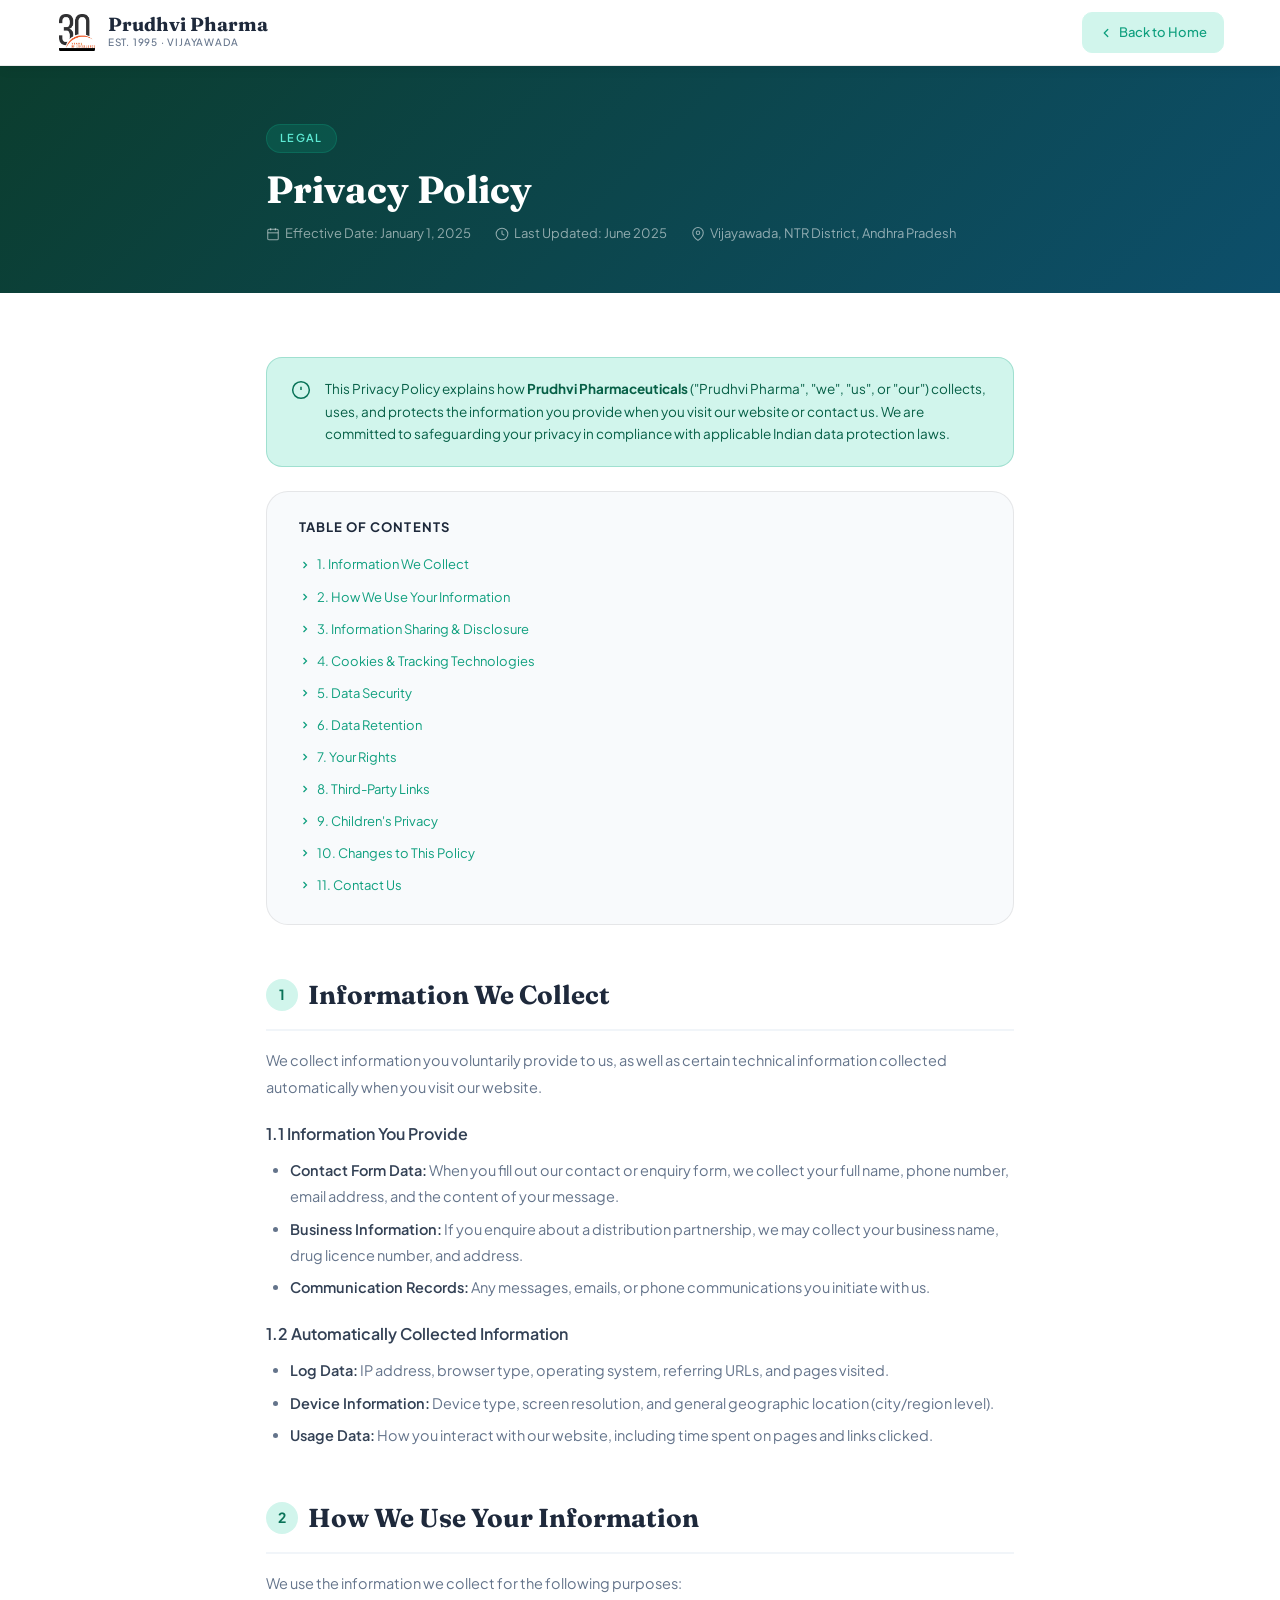
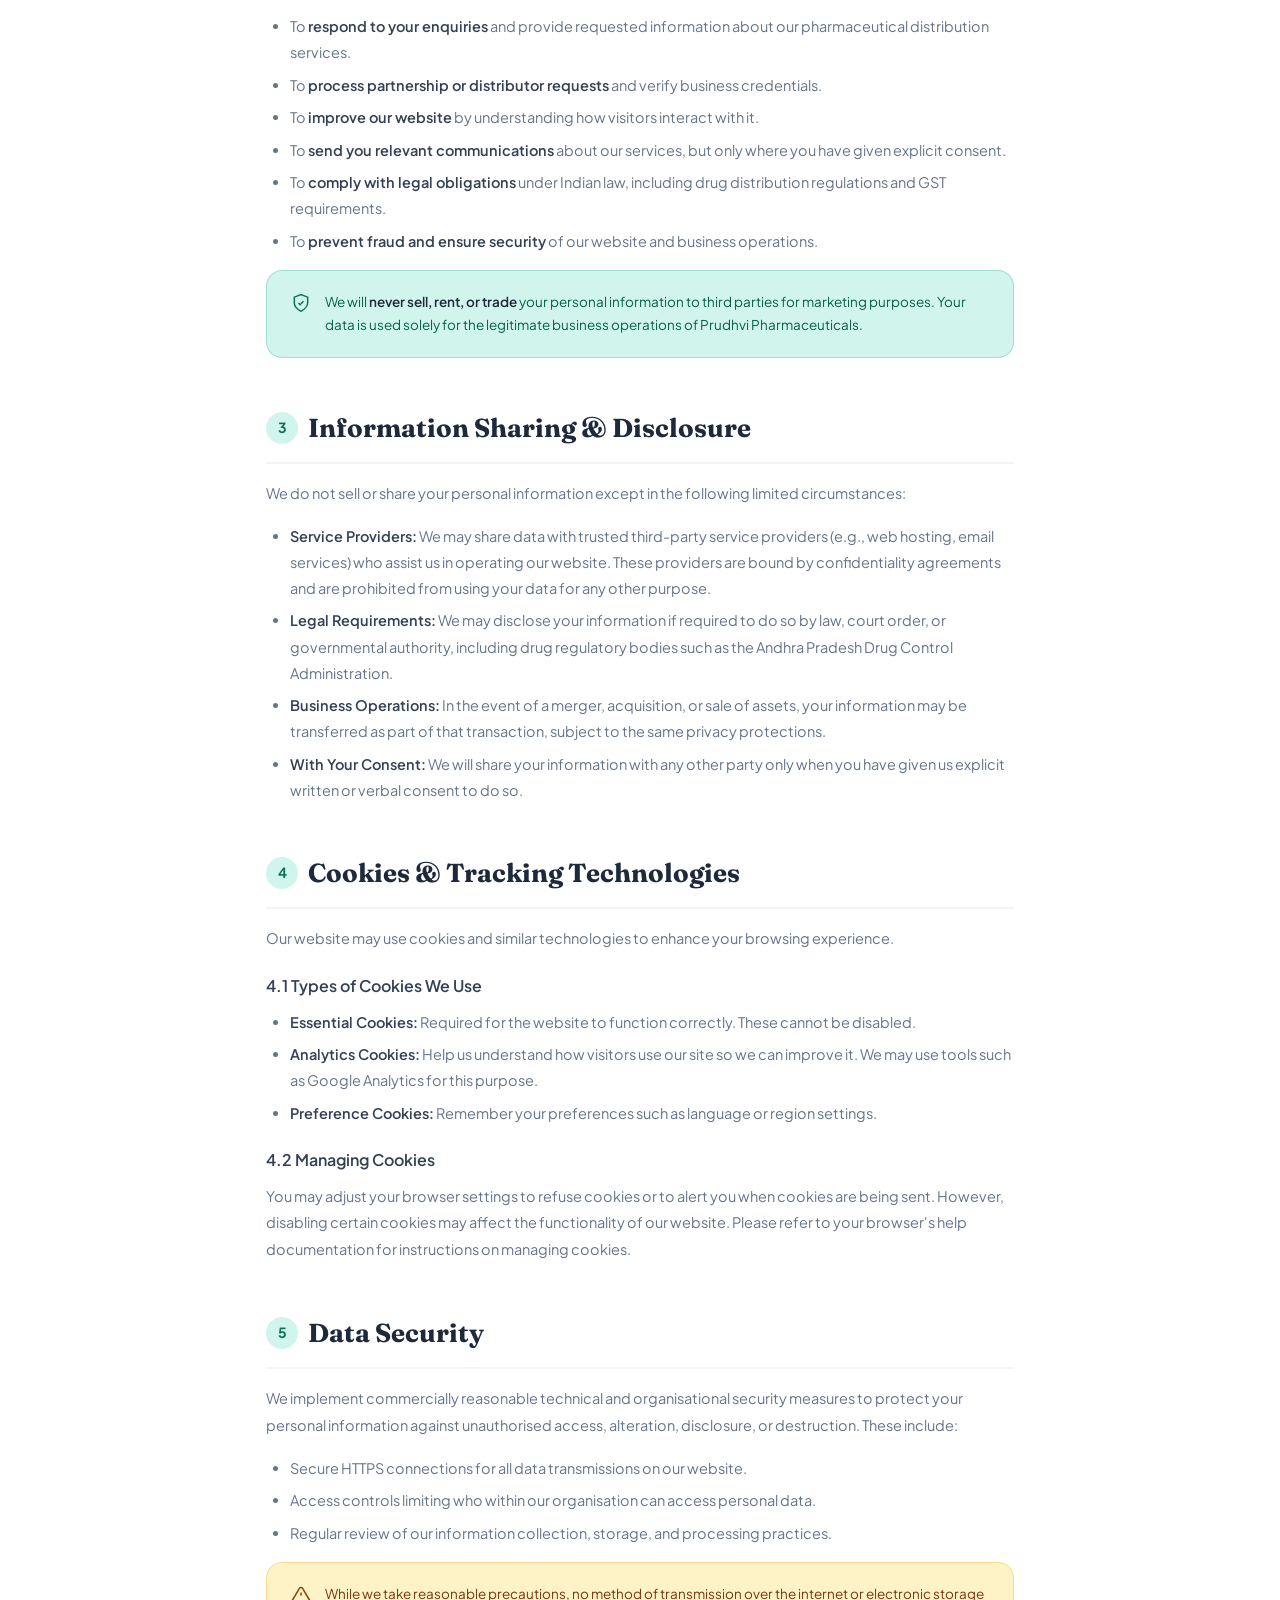
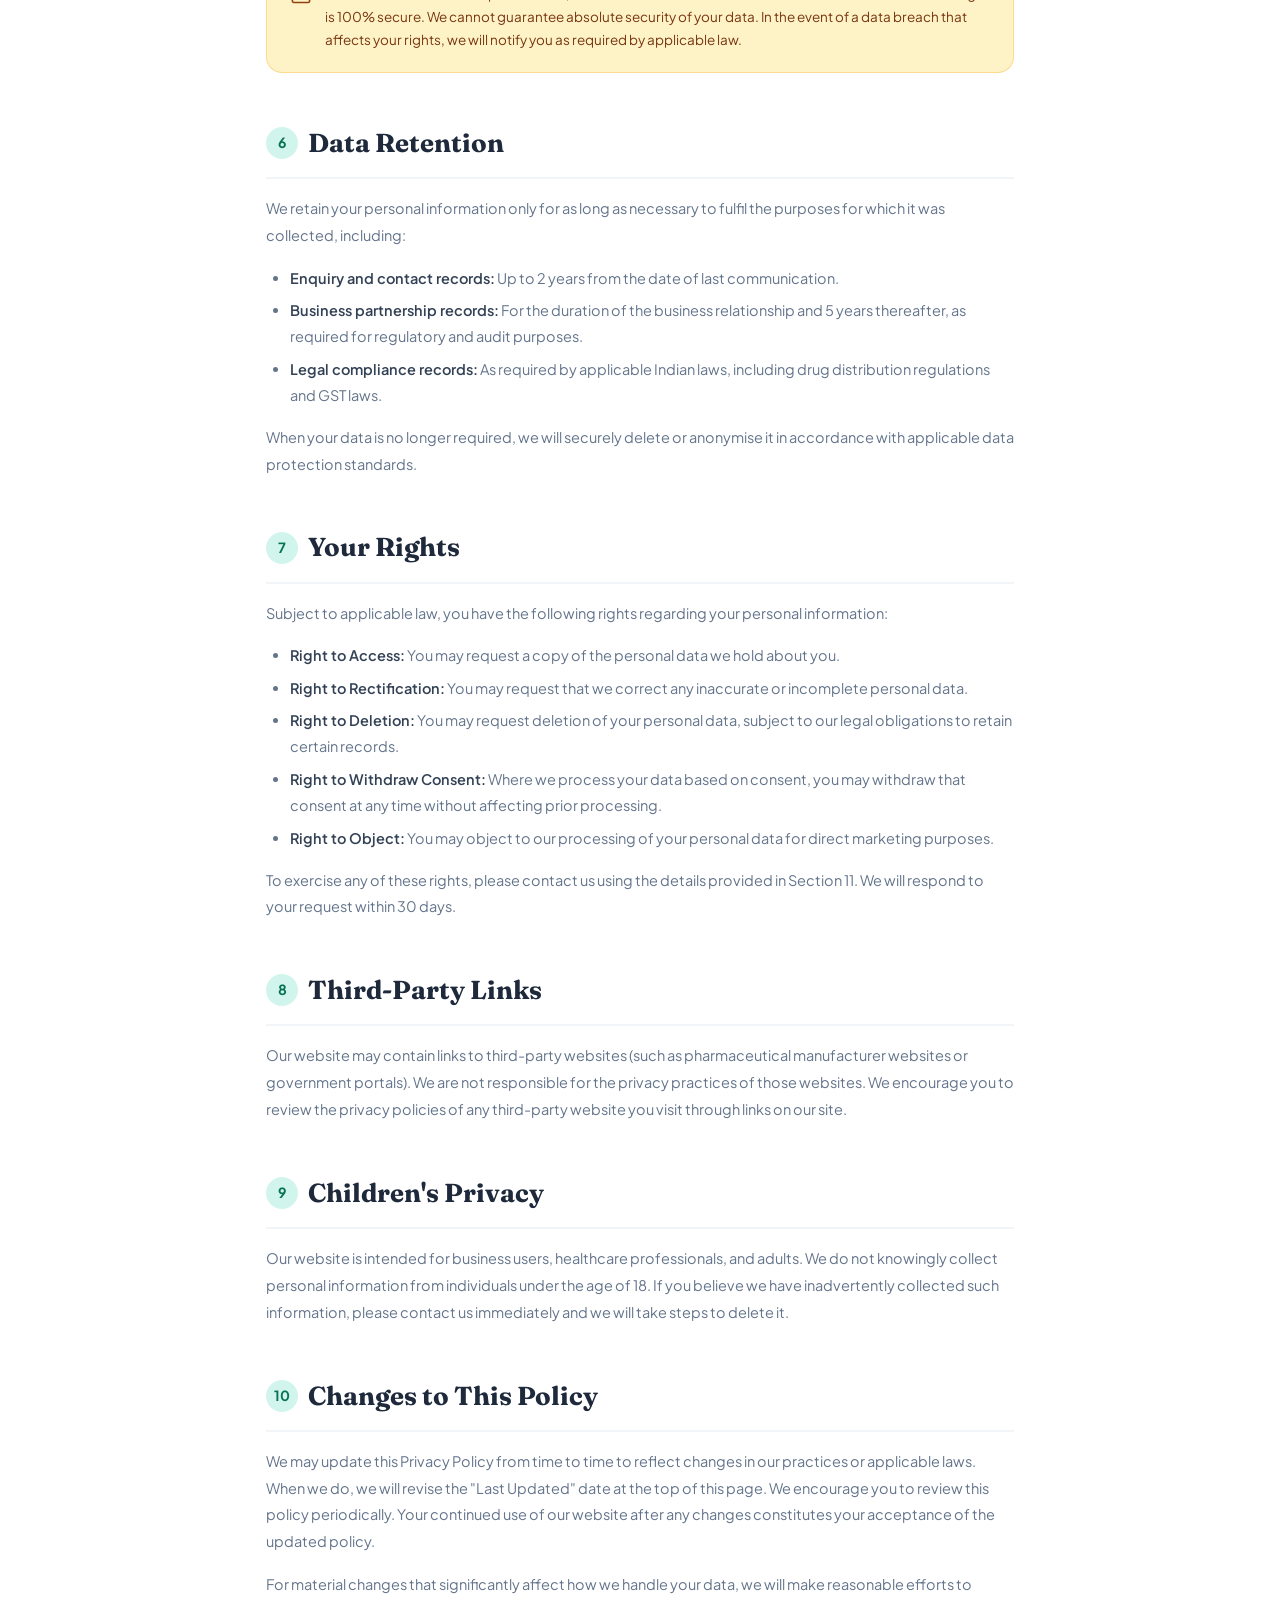
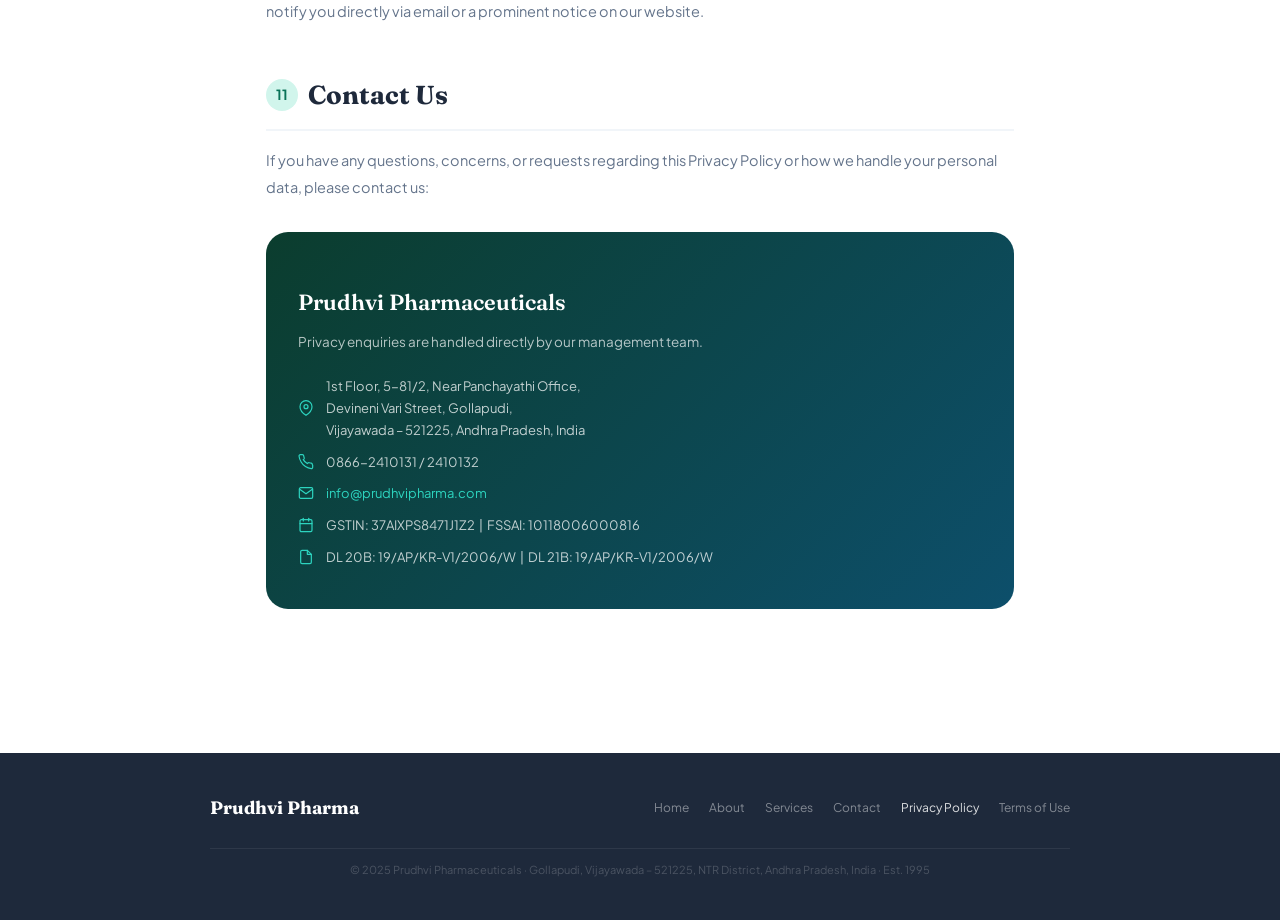
<file: pages/privacy-policy.html>
<!DOCTYPE html>
<html lang="en">
<head>
<meta charset="UTF-8"/>
<meta name="viewport" content="width=device-width,initial-scale=1.0,viewport-fit=cover"/>
<meta name="theme-color" content="#0E9F7E"/>
<title>Privacy Policy | Prudhvi Pharma</title>
<meta name="description" content="Privacy Policy for Prudhvi Pharma, pharmaceutical distributors based in Vijayawada, NTR District, Andhra Pradesh."/>
<link rel="stylesheet" href="../css/legal.css"/>
</head>
<body>

<!-- NAVBAR -->
<nav class="navbar">
  <a class="nav-brand" href="../index.html">
    <img src="../images/prudhvipharma-logo.jpeg" alt="Prudhvi Pharma Logo" class="nav-logo-img"/>
    <div>
      <span class="nav-brand-name">Prudhvi Pharma</span>
      <span class="nav-brand-tag">Est. 1995 · Vijayawada</span>
    </div>
  </a>
  <a class="nav-back" href="../index.html">
    <svg viewBox="0 0 24 24"><polyline points="15 18 9 12 15 6"/></svg>
    Back to Home
  </a>
</nav>

<!-- PAGE HERO -->
<div class="page-hero">
  <div class="page-hero-inner">
    <div class="page-eyebrow">Legal</div>
    <h1>Privacy Policy</h1>
    <div class="page-hero-meta">
      <span>
        <svg viewBox="0 0 24 24"><rect x="3" y="4" width="18" height="18" rx="2"/><line x1="16" y1="2" x2="16" y2="6"/><line x1="8" y1="2" x2="8" y2="6"/><line x1="3" y1="10" x2="21" y2="10"/></svg>
        Effective Date: January 1, 2025
      </span>
      <span>
        <svg viewBox="0 0 24 24"><circle cx="12" cy="12" r="10"/><polyline points="12 6 12 12 16 14"/></svg>
        Last Updated: June 2025
      </span>
      <span>
        <svg viewBox="0 0 24 24"><path d="M21 10c0 7-9 13-9 13s-9-6-9-13a9 9 0 0 1 18 0z"/><circle cx="12" cy="10" r="3"/></svg>
        Vijayawada, NTR District, Andhra Pradesh
      </span>
    </div>
  </div>
</div>

<!-- CONTENT -->
<div class="legal-wrap">

  <div class="info-box">
    <svg viewBox="0 0 24 24"><circle cx="12" cy="12" r="10"/><line x1="12" y1="8" x2="12" y2="12"/><line x1="12" y1="16" x2="12.01" y2="16"/></svg>
    <p>This Privacy Policy explains how <strong>Prudhvi Pharmaceuticals</strong> ("Prudhvi Pharma", "we", "us", or "our") collects, uses, and protects the information you provide when you visit our website or contact us. We are committed to safeguarding your privacy in compliance with applicable Indian data protection laws.</p>
  </div>

  <!-- TABLE OF CONTENTS -->
  <div class="legal-toc">
    <div class="toc-title">Table of Contents</div>
    <div class="toc-list">
      <a href="#s1"><svg viewBox="0 0 24 24"><polyline points="9 18 15 12 9 6"/></svg>1. Information We Collect</a>
      <a href="#s2"><svg viewBox="0 0 24 24"><polyline points="9 18 15 12 9 6"/></svg>2. How We Use Your Information</a>
      <a href="#s3"><svg viewBox="0 0 24 24"><polyline points="9 18 15 12 9 6"/></svg>3. Information Sharing &amp; Disclosure</a>
      <a href="#s4"><svg viewBox="0 0 24 24"><polyline points="9 18 15 12 9 6"/></svg>4. Cookies &amp; Tracking Technologies</a>
      <a href="#s5"><svg viewBox="0 0 24 24"><polyline points="9 18 15 12 9 6"/></svg>5. Data Security</a>
      <a href="#s6"><svg viewBox="0 0 24 24"><polyline points="9 18 15 12 9 6"/></svg>6. Data Retention</a>
      <a href="#s7"><svg viewBox="0 0 24 24"><polyline points="9 18 15 12 9 6"/></svg>7. Your Rights</a>
      <a href="#s8"><svg viewBox="0 0 24 24"><polyline points="9 18 15 12 9 6"/></svg>8. Third-Party Links</a>
      <a href="#s9"><svg viewBox="0 0 24 24"><polyline points="9 18 15 12 9 6"/></svg>9. Children's Privacy</a>
      <a href="#s10"><svg viewBox="0 0 24 24"><polyline points="9 18 15 12 9 6"/></svg>10. Changes to This Policy</a>
      <a href="#s11"><svg viewBox="0 0 24 24"><polyline points="9 18 15 12 9 6"/></svg>11. Contact Us</a>
    </div>
  </div>

  <!-- SECTION 1 -->
  <div class="legal-section" id="s1">
    <h2><span class="sec-num">1</span>Information We Collect</h2>
    <p>We collect information you voluntarily provide to us, as well as certain technical information collected automatically when you visit our website.</p>
    <h3>1.1 Information You Provide</h3>
    <ul>
      <li><strong>Contact Form Data:</strong> When you fill out our contact or enquiry form, we collect your full name, phone number, email address, and the content of your message.</li>
      <li><strong>Business Information:</strong> If you enquire about a distribution partnership, we may collect your business name, drug licence number, and address.</li>
      <li><strong>Communication Records:</strong> Any messages, emails, or phone communications you initiate with us.</li>
    </ul>
    <h3>1.2 Automatically Collected Information</h3>
    <ul>
      <li><strong>Log Data:</strong> IP address, browser type, operating system, referring URLs, and pages visited.</li>
      <li><strong>Device Information:</strong> Device type, screen resolution, and general geographic location (city/region level).</li>
      <li><strong>Usage Data:</strong> How you interact with our website, including time spent on pages and links clicked.</li>
    </ul>
  </div>

  <!-- SECTION 2 -->
  <div class="legal-section" id="s2">
    <h2><span class="sec-num">2</span>How We Use Your Information</h2>
    <p>We use the information we collect for the following purposes:</p>
    <ul>
      <li>To <strong>respond to your enquiries</strong> and provide requested information about our pharmaceutical distribution services.</li>
      <li>To <strong>process partnership or distributor requests</strong> and verify business credentials.</li>
      <li>To <strong>improve our website</strong> by understanding how visitors interact with it.</li>
      <li>To <strong>send you relevant communications</strong> about our services, but only where you have given explicit consent.</li>
      <li>To <strong>comply with legal obligations</strong> under Indian law, including drug distribution regulations and GST requirements.</li>
      <li>To <strong>prevent fraud and ensure security</strong> of our website and business operations.</li>
    </ul>
    <div class="info-box">
      <svg viewBox="0 0 24 24"><path d="M12 22s8-4 8-10V5l-8-3-8 3v7c0 6 8 10 8 10z"/><polyline points="9 12 11 14 15 10"/></svg>
      <p>We will <strong>never sell, rent, or trade</strong> your personal information to third parties for marketing purposes. Your data is used solely for the legitimate business operations of Prudhvi Pharmaceuticals.</p>
    </div>
  </div>

  <!-- SECTION 3 -->
  <div class="legal-section" id="s3">
    <h2><span class="sec-num">3</span>Information Sharing &amp; Disclosure</h2>
    <p>We do not sell or share your personal information except in the following limited circumstances:</p>
    <ul>
      <li><strong>Service Providers:</strong> We may share data with trusted third-party service providers (e.g., web hosting, email services) who assist us in operating our website. These providers are bound by confidentiality agreements and are prohibited from using your data for any other purpose.</li>
      <li><strong>Legal Requirements:</strong> We may disclose your information if required to do so by law, court order, or governmental authority, including drug regulatory bodies such as the Andhra Pradesh Drug Control Administration.</li>
      <li><strong>Business Operations:</strong> In the event of a merger, acquisition, or sale of assets, your information may be transferred as part of that transaction, subject to the same privacy protections.</li>
      <li><strong>With Your Consent:</strong> We will share your information with any other party only when you have given us explicit written or verbal consent to do so.</li>
    </ul>
  </div>

  <!-- SECTION 4 -->
  <div class="legal-section" id="s4">
    <h2><span class="sec-num">4</span>Cookies &amp; Tracking Technologies</h2>
    <p>Our website may use cookies and similar technologies to enhance your browsing experience.</p>
    <h3>4.1 Types of Cookies We Use</h3>
    <ul>
      <li><strong>Essential Cookies:</strong> Required for the website to function correctly. These cannot be disabled.</li>
      <li><strong>Analytics Cookies:</strong> Help us understand how visitors use our site so we can improve it. We may use tools such as Google Analytics for this purpose.</li>
      <li><strong>Preference Cookies:</strong> Remember your preferences such as language or region settings.</li>
    </ul>
    <h3>4.2 Managing Cookies</h3>
    <p>You may adjust your browser settings to refuse cookies or to alert you when cookies are being sent. However, disabling certain cookies may affect the functionality of our website. Please refer to your browser's help documentation for instructions on managing cookies.</p>
  </div>

  <!-- SECTION 5 -->
  <div class="legal-section" id="s5">
    <h2><span class="sec-num">5</span>Data Security</h2>
    <p>We implement commercially reasonable technical and organisational security measures to protect your personal information against unauthorised access, alteration, disclosure, or destruction. These include:</p>
    <ul>
      <li>Secure HTTPS connections for all data transmissions on our website.</li>
      <li>Access controls limiting who within our organisation can access personal data.</li>
      <li>Regular review of our information collection, storage, and processing practices.</li>
    </ul>
    <div class="warn-box">
      <svg viewBox="0 0 24 24"><path d="M10.29 3.86L1.82 18a2 2 0 0 0 1.71 3h16.94a2 2 0 0 0 1.71-3L13.71 3.86a2 2 0 0 0-3.42 0z"/><line x1="12" y1="9" x2="12" y2="13"/><line x1="12" y1="17" x2="12.01" y2="17"/></svg>
      <p>While we take reasonable precautions, no method of transmission over the internet or electronic storage is 100% secure. We cannot guarantee absolute security of your data. In the event of a data breach that affects your rights, we will notify you as required by applicable law.</p>
    </div>
  </div>

  <!-- SECTION 6 -->
  <div class="legal-section" id="s6">
    <h2><span class="sec-num">6</span>Data Retention</h2>
    <p>We retain your personal information only for as long as necessary to fulfil the purposes for which it was collected, including:</p>
    <ul>
      <li><strong>Enquiry and contact records:</strong> Up to 2 years from the date of last communication.</li>
      <li><strong>Business partnership records:</strong> For the duration of the business relationship and 5 years thereafter, as required for regulatory and audit purposes.</li>
      <li><strong>Legal compliance records:</strong> As required by applicable Indian laws, including drug distribution regulations and GST laws.</li>
    </ul>
    <p>When your data is no longer required, we will securely delete or anonymise it in accordance with applicable data protection standards.</p>
  </div>

  <!-- SECTION 7 -->
  <div class="legal-section" id="s7">
    <h2><span class="sec-num">7</span>Your Rights</h2>
    <p>Subject to applicable law, you have the following rights regarding your personal information:</p>
    <ul>
      <li><strong>Right to Access:</strong> You may request a copy of the personal data we hold about you.</li>
      <li><strong>Right to Rectification:</strong> You may request that we correct any inaccurate or incomplete personal data.</li>
      <li><strong>Right to Deletion:</strong> You may request deletion of your personal data, subject to our legal obligations to retain certain records.</li>
      <li><strong>Right to Withdraw Consent:</strong> Where we process your data based on consent, you may withdraw that consent at any time without affecting prior processing.</li>
      <li><strong>Right to Object:</strong> You may object to our processing of your personal data for direct marketing purposes.</li>
    </ul>
    <p>To exercise any of these rights, please contact us using the details provided in Section 11. We will respond to your request within 30 days.</p>
  </div>

  <!-- SECTION 8 -->
  <div class="legal-section" id="s8">
    <h2><span class="sec-num">8</span>Third-Party Links</h2>
    <p>Our website may contain links to third-party websites (such as pharmaceutical manufacturer websites or government portals). We are not responsible for the privacy practices of those websites. We encourage you to review the privacy policies of any third-party website you visit through links on our site.</p>
  </div>

  <!-- SECTION 9 -->
  <div class="legal-section" id="s9">
    <h2><span class="sec-num">9</span>Children's Privacy</h2>
    <p>Our website is intended for business users, healthcare professionals, and adults. We do not knowingly collect personal information from individuals under the age of 18. If you believe we have inadvertently collected such information, please contact us immediately and we will take steps to delete it.</p>
  </div>

  <!-- SECTION 10 -->
  <div class="legal-section" id="s10">
    <h2><span class="sec-num">10</span>Changes to This Policy</h2>
    <p>We may update this Privacy Policy from time to time to reflect changes in our practices or applicable laws. When we do, we will revise the "Last Updated" date at the top of this page. We encourage you to review this policy periodically. Your continued use of our website after any changes constitutes your acceptance of the updated policy.</p>
    <p>For material changes that significantly affect how we handle your data, we will make reasonable efforts to notify you directly via email or a prominent notice on our website.</p>
  </div>

  <!-- SECTION 11 -->
  <div class="legal-section" id="s11">
    <h2><span class="sec-num">11</span>Contact Us</h2>
    <p>If you have any questions, concerns, or requests regarding this Privacy Policy or how we handle your personal data, please contact us:</p>
    <div class="contact-card">
      <h3>Prudhvi Pharmaceuticals</h3>
      <p>Privacy enquiries are handled directly by our management team.</p>
      <div class="c-row">
        <svg viewBox="0 0 24 24"><path d="M21 10c0 7-9 13-9 13s-9-6-9-13a9 9 0 0 1 18 0z"/><circle cx="12" cy="10" r="3"/></svg>
        <span>1st Floor, 5-81/2, Near Panchayathi Office,<br/>Devineni Vari Street, Gollapudi,<br/>Vijayawada – 521225, Andhra Pradesh, India</span>
      </div>
      <div class="c-row">
        <svg viewBox="0 0 24 24"><path d="M22 16.92v3a2 2 0 0 1-2.18 2 19.79 19.79 0 0 1-8.63-3.07A19.5 19.5 0 0 1 4.69 12 19.79 19.79 0 0 1 1.6 3.38 2 2 0 0 1 3.58 1h3a2 2 0 0 1 2 1.72 12.84 12.84 0 0 0 .7 2.81 2 2 0 0 1-.45 2.11L7.91 8.4a16 16 0 0 0 6 6l.92-.92a2 2 0 0 1 2.11-.45 12.84 12.84 0 0 0 2.81.7A2 2 0 0 1 21.46 16z"/></svg>
        <span>0866-2410131 / 2410132</span>
      </div>
      <div class="c-row">
        <svg viewBox="0 0 24 24"><path d="M4 4h16c1.1 0 2 .9 2 2v12c0 1.1-.9 2-2 2H4c-1.1 0-2-.9-2-2V6c0-1.1.9-2 2-2z"/><polyline points="22,6 12,13 2,6"/></svg>
        <span><a href="mailto:info@prudhvipharma.com">info@prudhvipharma.com</a></span>
      </div>
      <div class="c-row">
        <svg viewBox="0 0 24 24" fill="none" stroke="#2DD4BF" stroke-width="1.8" stroke-linecap="round" stroke-linejoin="round"><rect x="3" y="4" width="18" height="18" rx="2"/><line x1="16" y1="2" x2="16" y2="6"/><line x1="8" y1="2" x2="8" y2="6"/><line x1="3" y1="10" x2="21" y2="10"/></svg>
        <span>GSTIN: 37AIXPS8471J1Z2 &nbsp;|&nbsp; FSSAI: 10118006000816</span>
      </div>
      <div class="c-row">
        <svg viewBox="0 0 24 24" fill="none" stroke="#2DD4BF" stroke-width="1.8" stroke-linecap="round" stroke-linejoin="round"><path d="M14 2H6a2 2 0 0 0-2 2v16a2 2 0 0 0 2 2h12a2 2 0 0 0 2-2V8z"/><polyline points="14 2 14 8 20 8"/></svg>
        <span>DL 20B: 19/AP/KR-V1/2006/W &nbsp;|&nbsp; DL 21B: 19/AP/KR-V1/2006/W</span>
      </div>
    </div>
  </div>

</div><!-- end legal-wrap -->

<!-- FOOTER -->
<footer class="legal-footer">
  <div class="lf-inner">
    <div class="lf-brand">Prudhvi Pharma</div>
    <div class="lf-links">
      <a href="../index.html">Home</a>
      <a href="../index.html#about">About</a>
      <a href="../index.html#services">Services</a>
      <a href="../index.html#contact">Contact</a>
      <a href="privacy-policy.html" class="active">Privacy Policy</a>
      <a href="terms-of-use.html">Terms of Use</a>
    </div>
    <div class="lf-copy">© 2025 Prudhvi Pharmaceuticals · Gollapudi, Vijayawada – 521225, NTR District, Andhra Pradesh, India · Est. 1995</div>
  </div>
</footer>

</body>
</html>
</file>
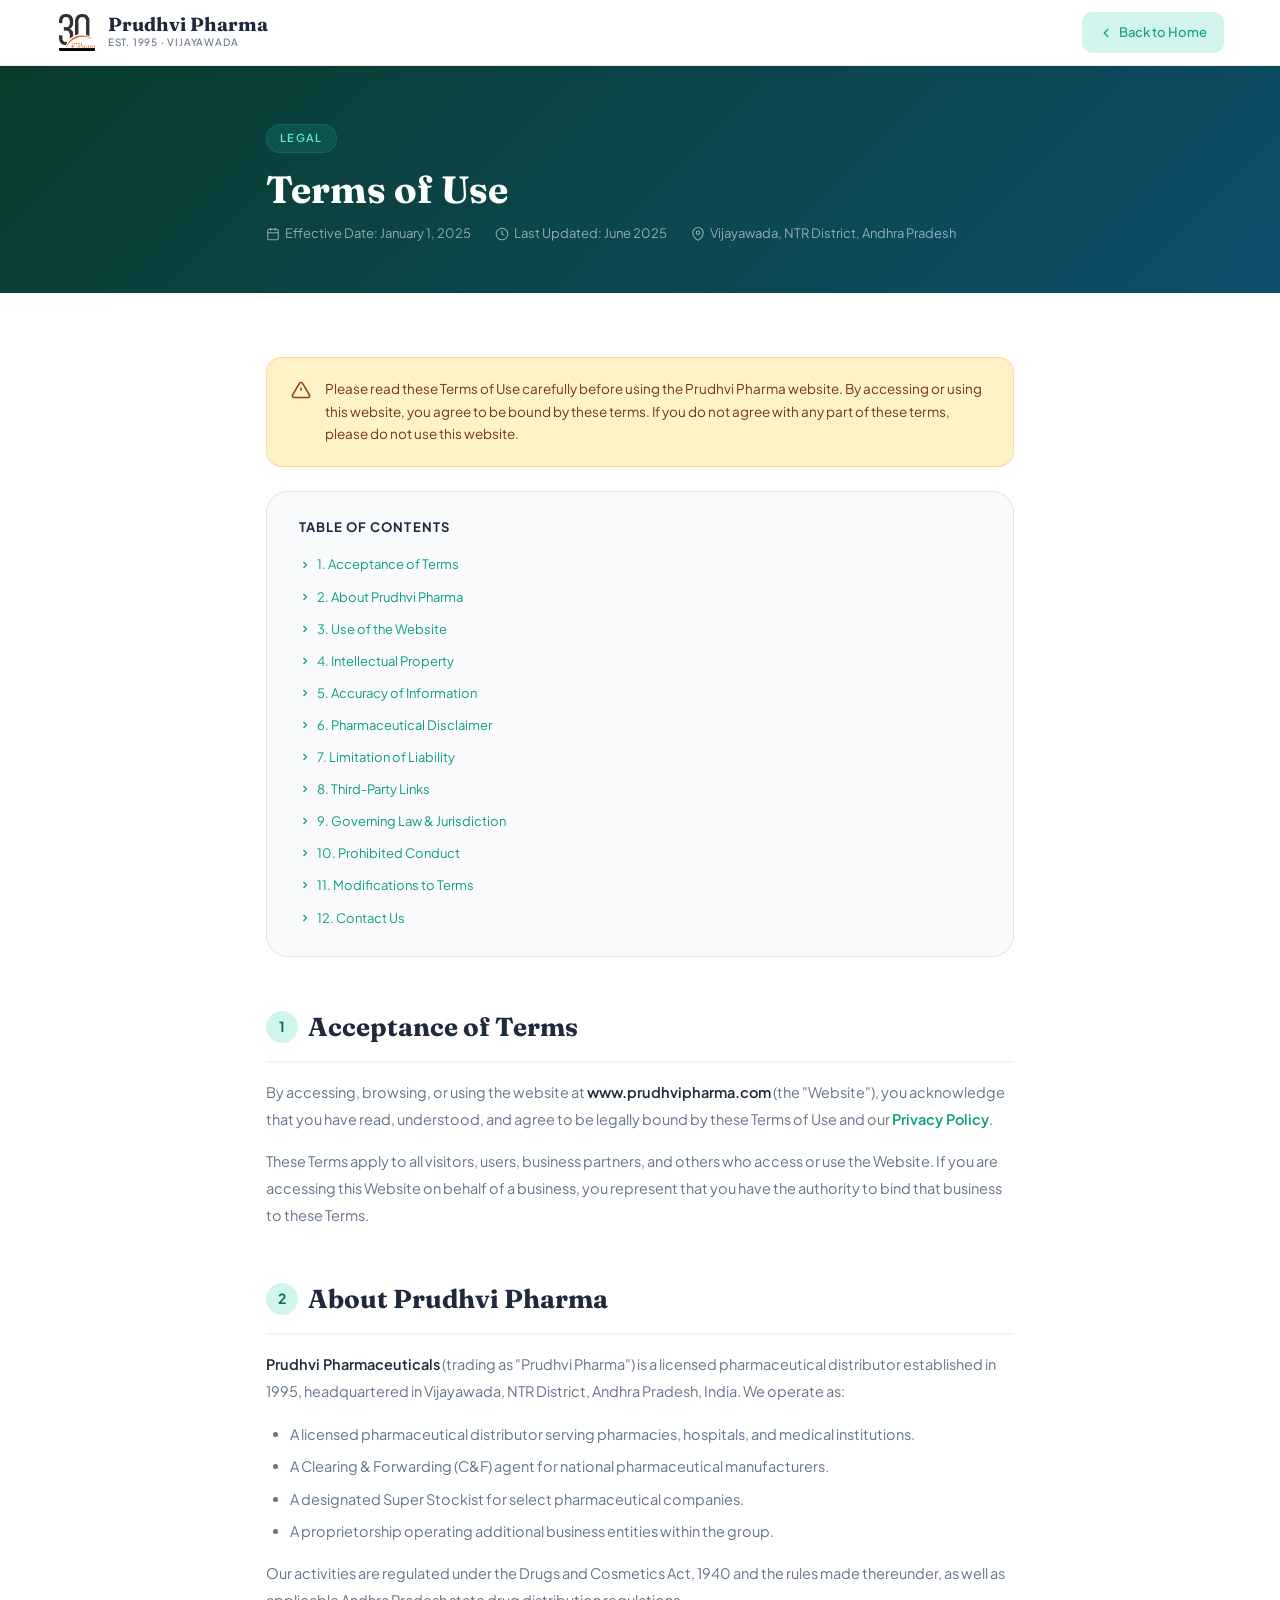
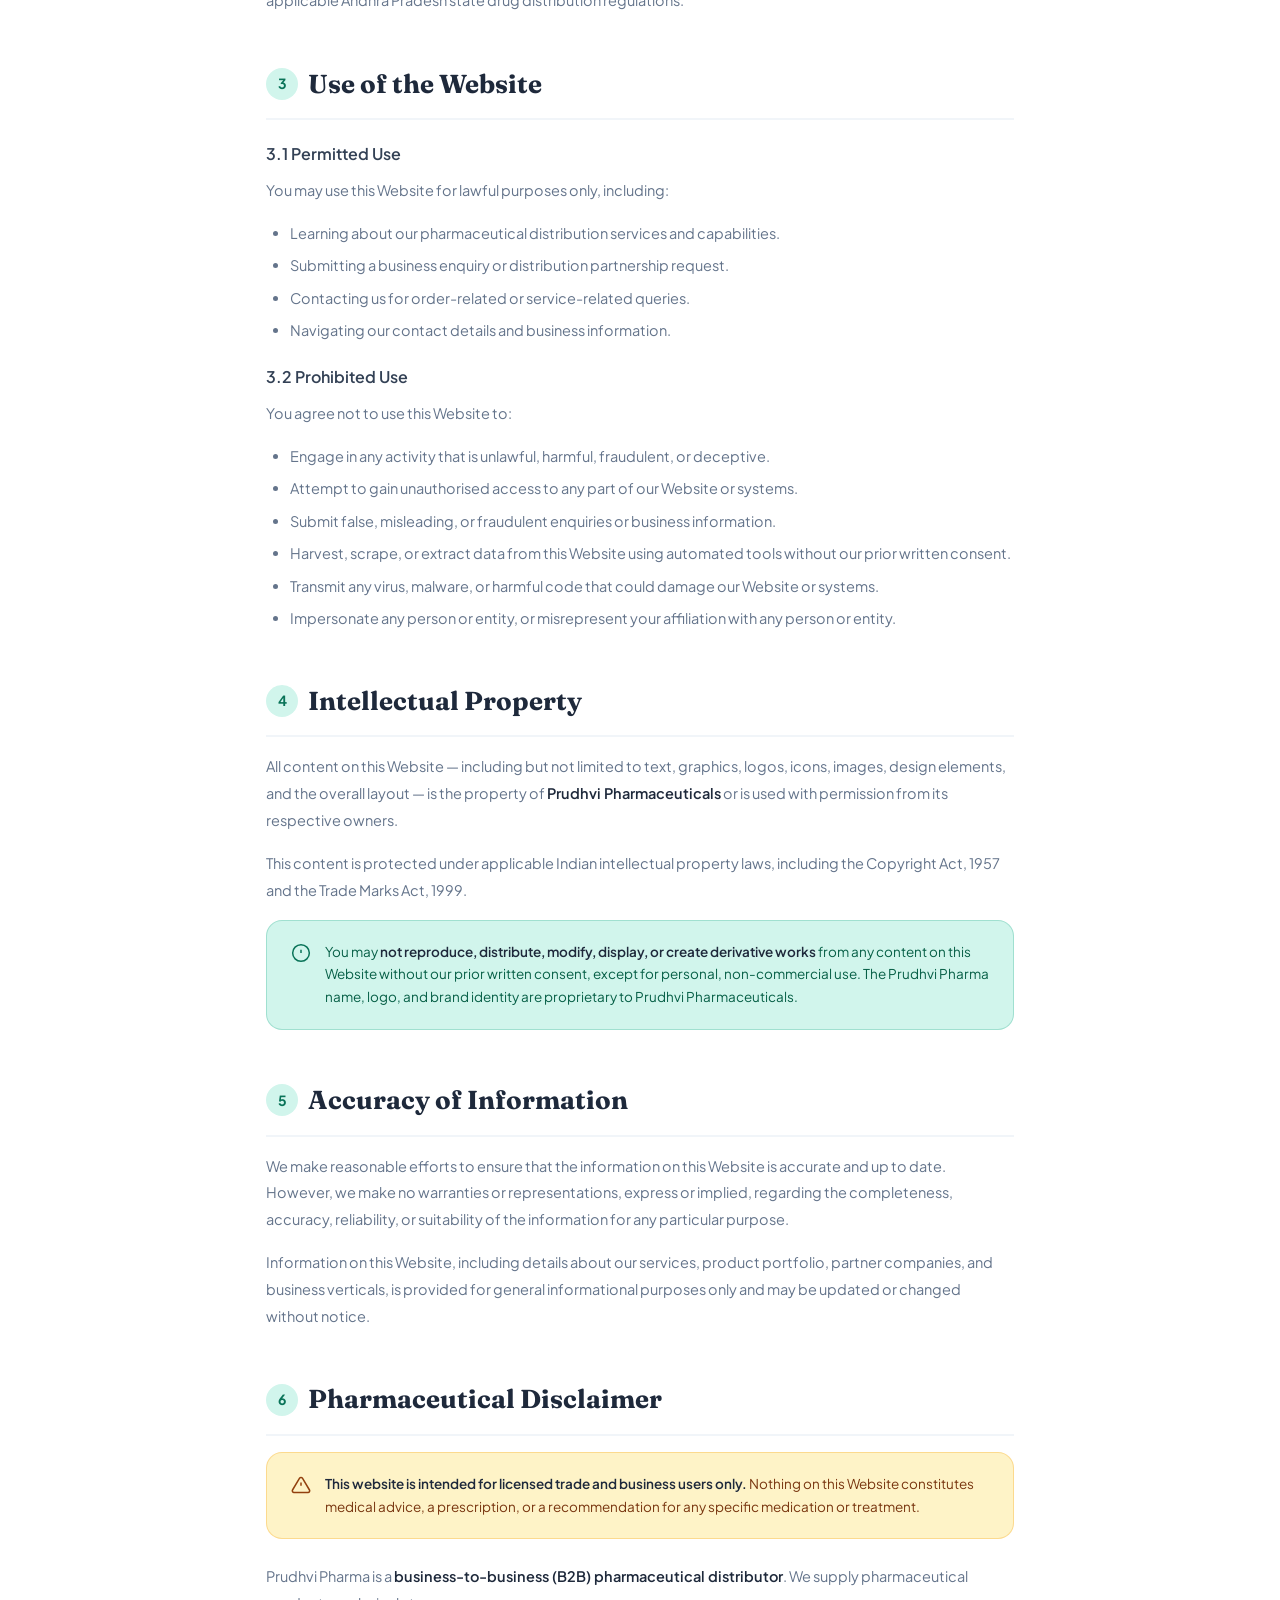
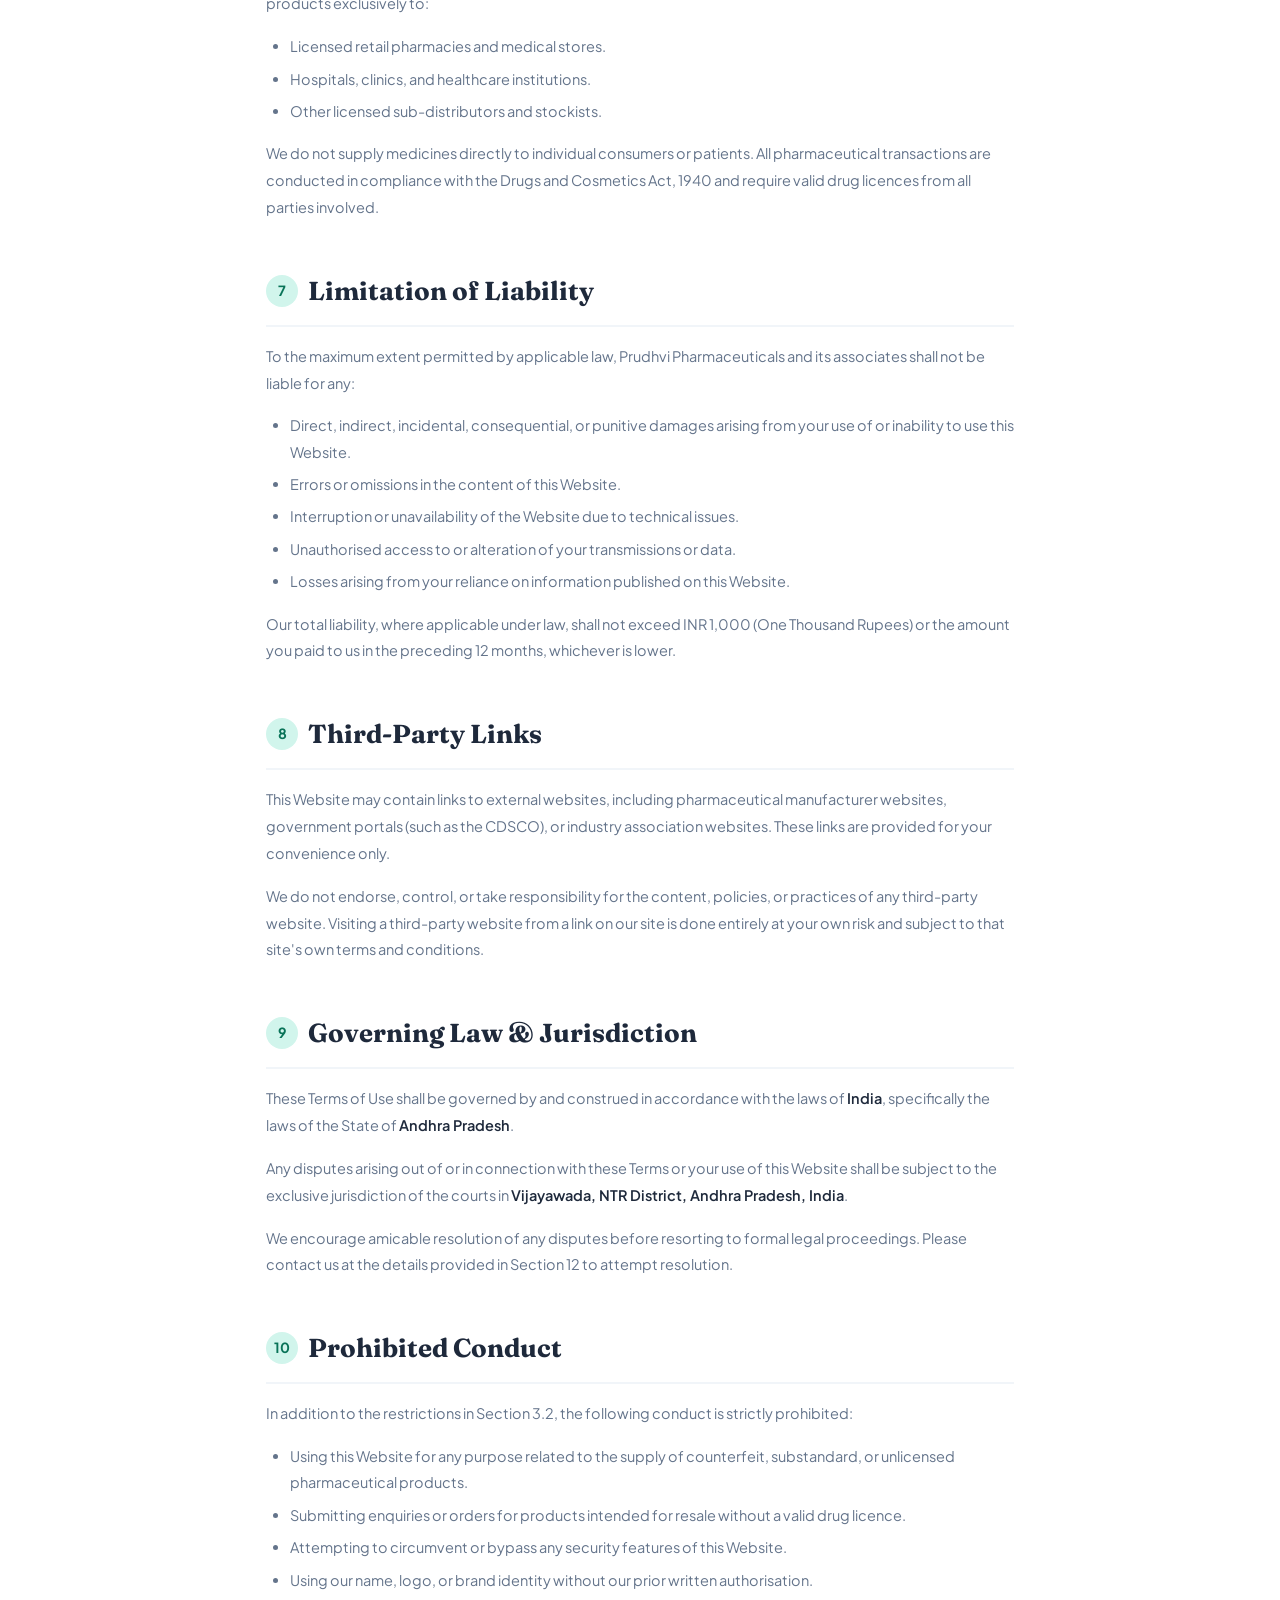
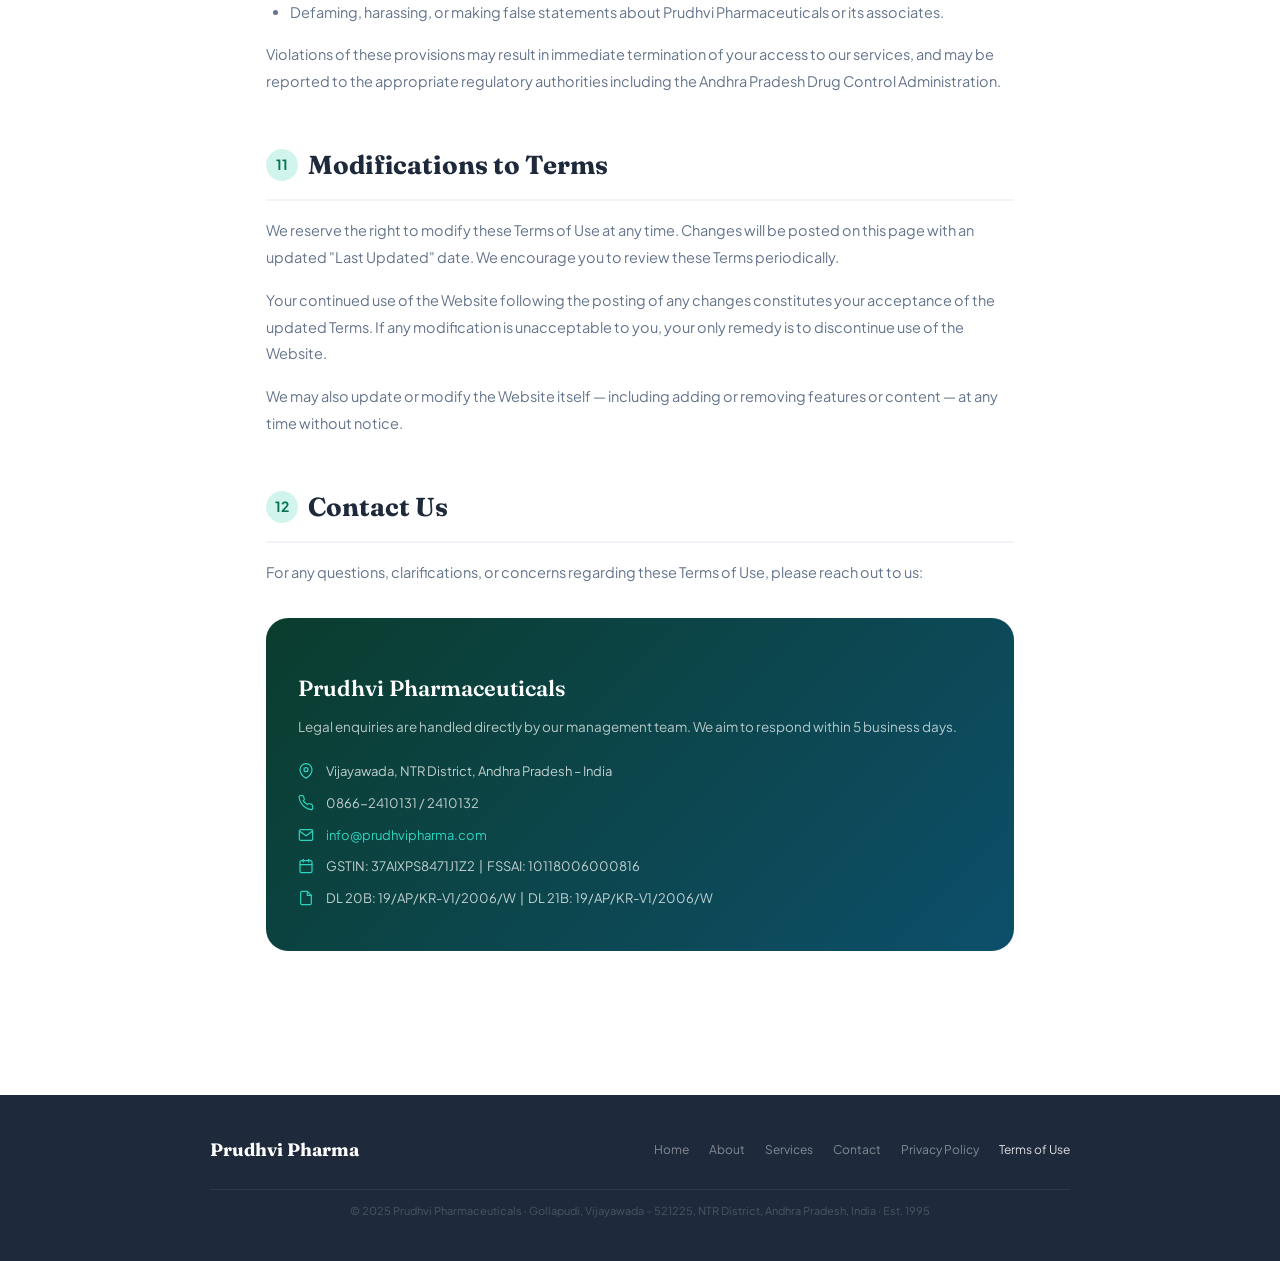
<file: pages/terms-of-use.html>
<!DOCTYPE html>
<html lang="en">
<head>
<meta charset="UTF-8"/>
<meta name="viewport" content="width=device-width,initial-scale=1.0,viewport-fit=cover"/>
<meta name="theme-color" content="#0E9F7E"/>
<title>Terms of Use | Prudhvi Pharma</title>
<meta name="description" content="Terms of Use for Prudhvi Pharma, pharmaceutical distributors based in Vijayawada, NTR District, Andhra Pradesh."/>
<link rel="stylesheet" href="../css/legal.css"/>
<style>
  .sec-num.blue{background:var(--blue-light);color:var(--blue)}
</style>
</head>
<body>

<!-- NAVBAR -->
<nav class="navbar">
  <a class="nav-brand" href="../index.html">
    <img src="../images/prudhvipharma-logo.jpeg" alt="Prudhvi Pharma Logo" class="nav-logo-img"/>
    <div>
      <span class="nav-brand-name">Prudhvi Pharma</span>
      <span class="nav-brand-tag">Est. 1995 · Vijayawada</span>
    </div>
  </a>
  <a class="nav-back" href="../index.html">
    <svg viewBox="0 0 24 24"><polyline points="15 18 9 12 15 6"/></svg>
    Back to Home
  </a>
</nav>

<!-- PAGE HERO -->
<div class="page-hero">
  <div class="page-hero-inner">
    <div class="page-eyebrow">Legal</div>
    <h1>Terms of Use</h1>
    <div class="page-hero-meta">
      <span>
        <svg viewBox="0 0 24 24"><rect x="3" y="4" width="18" height="18" rx="2"/><line x1="16" y1="2" x2="16" y2="6"/><line x1="8" y1="2" x2="8" y2="6"/><line x1="3" y1="10" x2="21" y2="10"/></svg>
        Effective Date: January 1, 2025
      </span>
      <span>
        <svg viewBox="0 0 24 24"><circle cx="12" cy="12" r="10"/><polyline points="12 6 12 12 16 14"/></svg>
        Last Updated: June 2025
      </span>
      <span>
        <svg viewBox="0 0 24 24"><path d="M21 10c0 7-9 13-9 13s-9-6-9-13a9 9 0 0 1 18 0z"/><circle cx="12" cy="10" r="3"/></svg>
        Vijayawada, NTR District, Andhra Pradesh
      </span>
    </div>
  </div>
</div>

<!-- CONTENT -->
<div class="legal-wrap">

  <div class="warn-box">
    <svg viewBox="0 0 24 24"><path d="M10.29 3.86L1.82 18a2 2 0 0 0 1.71 3h16.94a2 2 0 0 0 1.71-3L13.71 3.86a2 2 0 0 0-3.42 0z"/><line x1="12" y1="9" x2="12" y2="13"/><line x1="12" y1="17" x2="12.01" y2="17"/></svg>
    <p>Please read these Terms of Use carefully before using the Prudhvi Pharma website. By accessing or using this website, you agree to be bound by these terms. If you do not agree with any part of these terms, please do not use this website.</p>
  </div>

  <!-- TABLE OF CONTENTS -->
  <div class="legal-toc">
    <div class="toc-title">Table of Contents</div>
    <div class="toc-list">
      <a href="#t1"><svg viewBox="0 0 24 24"><polyline points="9 18 15 12 9 6"/></svg>1. Acceptance of Terms</a>
      <a href="#t2"><svg viewBox="0 0 24 24"><polyline points="9 18 15 12 9 6"/></svg>2. About Prudhvi Pharma</a>
      <a href="#t3"><svg viewBox="0 0 24 24"><polyline points="9 18 15 12 9 6"/></svg>3. Use of the Website</a>
      <a href="#t4"><svg viewBox="0 0 24 24"><polyline points="9 18 15 12 9 6"/></svg>4. Intellectual Property</a>
      <a href="#t5"><svg viewBox="0 0 24 24"><polyline points="9 18 15 12 9 6"/></svg>5. Accuracy of Information</a>
      <a href="#t6"><svg viewBox="0 0 24 24"><polyline points="9 18 15 12 9 6"/></svg>6. Pharmaceutical Disclaimer</a>
      <a href="#t7"><svg viewBox="0 0 24 24"><polyline points="9 18 15 12 9 6"/></svg>7. Limitation of Liability</a>
      <a href="#t8"><svg viewBox="0 0 24 24"><polyline points="9 18 15 12 9 6"/></svg>8. Third-Party Links</a>
      <a href="#t9"><svg viewBox="0 0 24 24"><polyline points="9 18 15 12 9 6"/></svg>9. Governing Law &amp; Jurisdiction</a>
      <a href="#t10"><svg viewBox="0 0 24 24"><polyline points="9 18 15 12 9 6"/></svg>10. Prohibited Conduct</a>
      <a href="#t11"><svg viewBox="0 0 24 24"><polyline points="9 18 15 12 9 6"/></svg>11. Modifications to Terms</a>
      <a href="#t12"><svg viewBox="0 0 24 24"><polyline points="9 18 15 12 9 6"/></svg>12. Contact Us</a>
    </div>
  </div>

  <!-- SECTION 1 -->
  <div class="legal-section" id="t1">
    <h2><span class="sec-num blue">1</span>Acceptance of Terms</h2>
    <p>By accessing, browsing, or using the website at <strong>www.prudhvipharma.com</strong> (the "Website"), you acknowledge that you have read, understood, and agree to be legally bound by these Terms of Use and our <a href="privacy-policy.html" style="color:var(--teal);text-decoration:none;font-weight:600">Privacy Policy</a>.</p>
    <p>These Terms apply to all visitors, users, business partners, and others who access or use the Website. If you are accessing this Website on behalf of a business, you represent that you have the authority to bind that business to these Terms.</p>
  </div>

  <!-- SECTION 2 -->
  <div class="legal-section" id="t2">
    <h2><span class="sec-num blue">2</span>About Prudhvi Pharma</h2>
    <p><strong>Prudhvi Pharmaceuticals</strong> (trading as "Prudhvi Pharma") is a licensed pharmaceutical distributor established in 1995, headquartered in Vijayawada, NTR District, Andhra Pradesh, India. We operate as:</p>
    <ul>
      <li>A licensed pharmaceutical distributor serving pharmacies, hospitals, and medical institutions.</li>
      <li>A Clearing &amp; Forwarding (C&amp;F) agent for national pharmaceutical manufacturers.</li>
      <li>A designated Super Stockist for select pharmaceutical companies.</li>
      <li>A proprietorship operating additional business entities within the group.</li>
    </ul>
    <p>Our activities are regulated under the Drugs and Cosmetics Act, 1940 and the rules made thereunder, as well as applicable Andhra Pradesh state drug distribution regulations.</p>
  </div>

  <!-- SECTION 3 -->
  <div class="legal-section" id="t3">
    <h2><span class="sec-num blue">3</span>Use of the Website</h2>
    <h3>3.1 Permitted Use</h3>
    <p>You may use this Website for lawful purposes only, including:</p>
    <ul>
      <li>Learning about our pharmaceutical distribution services and capabilities.</li>
      <li>Submitting a business enquiry or distribution partnership request.</li>
      <li>Contacting us for order-related or service-related queries.</li>
      <li>Navigating our contact details and business information.</li>
    </ul>
    <h3>3.2 Prohibited Use</h3>
    <p>You agree not to use this Website to:</p>
    <ul>
      <li>Engage in any activity that is unlawful, harmful, fraudulent, or deceptive.</li>
      <li>Attempt to gain unauthorised access to any part of our Website or systems.</li>
      <li>Submit false, misleading, or fraudulent enquiries or business information.</li>
      <li>Harvest, scrape, or extract data from this Website using automated tools without our prior written consent.</li>
      <li>Transmit any virus, malware, or harmful code that could damage our Website or systems.</li>
      <li>Impersonate any person or entity, or misrepresent your affiliation with any person or entity.</li>
    </ul>
  </div>

  <!-- SECTION 4 -->
  <div class="legal-section" id="t4">
    <h2><span class="sec-num blue">4</span>Intellectual Property</h2>
    <p>All content on this Website — including but not limited to text, graphics, logos, icons, images, design elements, and the overall layout — is the property of <strong>Prudhvi Pharmaceuticals</strong> or is used with permission from its respective owners.</p>
    <p>This content is protected under applicable Indian intellectual property laws, including the Copyright Act, 1957 and the Trade Marks Act, 1999.</p>
    <div class="info-box">
      <svg viewBox="0 0 24 24"><circle cx="12" cy="12" r="10"/><line x1="12" y1="8" x2="12" y2="12"/><line x1="12" y1="16" x2="12.01" y2="16"/></svg>
      <p>You may <strong>not reproduce, distribute, modify, display, or create derivative works</strong> from any content on this Website without our prior written consent, except for personal, non-commercial use. The Prudhvi Pharma name, logo, and brand identity are proprietary to Prudhvi Pharmaceuticals.</p>
    </div>
  </div>

  <!-- SECTION 5 -->
  <div class="legal-section" id="t5">
    <h2><span class="sec-num blue">5</span>Accuracy of Information</h2>
    <p>We make reasonable efforts to ensure that the information on this Website is accurate and up to date. However, we make no warranties or representations, express or implied, regarding the completeness, accuracy, reliability, or suitability of the information for any particular purpose.</p>
    <p>Information on this Website, including details about our services, product portfolio, partner companies, and business verticals, is provided for general informational purposes only and may be updated or changed without notice.</p>
  </div>

  <!-- SECTION 6 -->
  <div class="legal-section" id="t6">
    <h2><span class="sec-num blue">6</span>Pharmaceutical Disclaimer</h2>
    <div class="warn-box">
      <svg viewBox="0 0 24 24"><path d="M10.29 3.86L1.82 18a2 2 0 0 0 1.71 3h16.94a2 2 0 0 0 1.71-3L13.71 3.86a2 2 0 0 0-3.42 0z"/><line x1="12" y1="9" x2="12" y2="13"/><line x1="12" y1="17" x2="12.01" y2="17"/></svg>
      <p><strong>This website is intended for licensed trade and business users only.</strong> Nothing on this Website constitutes medical advice, a prescription, or a recommendation for any specific medication or treatment.</p>
    </div>
    <p>Prudhvi Pharma is a <strong>business-to-business (B2B) pharmaceutical distributor</strong>. We supply pharmaceutical products exclusively to:</p>
    <ul>
      <li>Licensed retail pharmacies and medical stores.</li>
      <li>Hospitals, clinics, and healthcare institutions.</li>
      <li>Other licensed sub-distributors and stockists.</li>
    </ul>
    <p>We do not supply medicines directly to individual consumers or patients. All pharmaceutical transactions are conducted in compliance with the Drugs and Cosmetics Act, 1940 and require valid drug licences from all parties involved.</p>
  </div>

  <!-- SECTION 7 -->
  <div class="legal-section" id="t7">
    <h2><span class="sec-num blue">7</span>Limitation of Liability</h2>
    <p>To the maximum extent permitted by applicable law, Prudhvi Pharmaceuticals and its associates shall not be liable for any:</p>
    <ul>
      <li>Direct, indirect, incidental, consequential, or punitive damages arising from your use of or inability to use this Website.</li>
      <li>Errors or omissions in the content of this Website.</li>
      <li>Interruption or unavailability of the Website due to technical issues.</li>
      <li>Unauthorised access to or alteration of your transmissions or data.</li>
      <li>Losses arising from your reliance on information published on this Website.</li>
    </ul>
    <p>Our total liability, where applicable under law, shall not exceed INR 1,000 (One Thousand Rupees) or the amount you paid to us in the preceding 12 months, whichever is lower.</p>
  </div>

  <!-- SECTION 8 -->
  <div class="legal-section" id="t8">
    <h2><span class="sec-num blue">8</span>Third-Party Links</h2>
    <p>This Website may contain links to external websites, including pharmaceutical manufacturer websites, government portals (such as the CDSCO), or industry association websites. These links are provided for your convenience only.</p>
    <p>We do not endorse, control, or take responsibility for the content, policies, or practices of any third-party website. Visiting a third-party website from a link on our site is done entirely at your own risk and subject to that site's own terms and conditions.</p>
  </div>

  <!-- SECTION 9 -->
  <div class="legal-section" id="t9">
    <h2><span class="sec-num blue">9</span>Governing Law &amp; Jurisdiction</h2>
    <p>These Terms of Use shall be governed by and construed in accordance with the laws of <strong>India</strong>, specifically the laws of the State of <strong>Andhra Pradesh</strong>.</p>
    <p>Any disputes arising out of or in connection with these Terms or your use of this Website shall be subject to the exclusive jurisdiction of the courts in <strong>Vijayawada, NTR District, Andhra Pradesh, India</strong>.</p>
    <p>We encourage amicable resolution of any disputes before resorting to formal legal proceedings. Please contact us at the details provided in Section 12 to attempt resolution.</p>
  </div>

  <!-- SECTION 10 -->
  <div class="legal-section" id="t10">
    <h2><span class="sec-num blue">10</span>Prohibited Conduct</h2>
    <p>In addition to the restrictions in Section 3.2, the following conduct is strictly prohibited:</p>
    <ul>
      <li>Using this Website for any purpose related to the supply of counterfeit, substandard, or unlicensed pharmaceutical products.</li>
      <li>Submitting enquiries or orders for products intended for resale without a valid drug licence.</li>
      <li>Attempting to circumvent or bypass any security features of this Website.</li>
      <li>Using our name, logo, or brand identity without our prior written authorisation.</li>
      <li>Defaming, harassing, or making false statements about Prudhvi Pharmaceuticals or its associates.</li>
    </ul>
    <p>Violations of these provisions may result in immediate termination of your access to our services, and may be reported to the appropriate regulatory authorities including the Andhra Pradesh Drug Control Administration.</p>
  </div>

  <!-- SECTION 11 -->
  <div class="legal-section" id="t11">
    <h2><span class="sec-num blue">11</span>Modifications to Terms</h2>
    <p>We reserve the right to modify these Terms of Use at any time. Changes will be posted on this page with an updated "Last Updated" date. We encourage you to review these Terms periodically.</p>
    <p>Your continued use of the Website following the posting of any changes constitutes your acceptance of the updated Terms. If any modification is unacceptable to you, your only remedy is to discontinue use of the Website.</p>
    <p>We may also update or modify the Website itself — including adding or removing features or content — at any time without notice.</p>
  </div>

  <!-- SECTION 12 -->
  <div class="legal-section" id="t12">
    <h2><span class="sec-num blue">12</span>Contact Us</h2>
    <p>For any questions, clarifications, or concerns regarding these Terms of Use, please reach out to us:</p>
    <div class="contact-card">
      <h3>Prudhvi Pharmaceuticals</h3>
      <p>Legal enquiries are handled directly by our management team. We aim to respond within 5 business days.</p>
      <div class="c-row">
        <svg viewBox="0 0 24 24"><path d="M21 10c0 7-9 13-9 13s-9-6-9-13a9 9 0 0 1 18 0z"/><circle cx="12" cy="10" r="3"/></svg>
        <span>Vijayawada, NTR District, Andhra Pradesh – India</span>
      </div>
      <div class="c-row">
        <svg viewBox="0 0 24 24"><path d="M22 16.92v3a2 2 0 0 1-2.18 2 19.79 19.79 0 0 1-8.63-3.07A19.5 19.5 0 0 1 4.69 12 19.79 19.79 0 0 1 1.6 3.38 2 2 0 0 1 3.58 1h3a2 2 0 0 1 2 1.72 12.84 12.84 0 0 0 .7 2.81 2 2 0 0 1-.45 2.11L7.91 8.4a16 16 0 0 0 6 6l.92-.92a2 2 0 0 1 2.11-.45 12.84 12.84 0 0 0 2.81.7A2 2 0 0 1 21.46 16z"/></svg>
        <span>0866-2410131 / 2410132</span>
      </div>
      <div class="c-row">
        <svg viewBox="0 0 24 24"><path d="M4 4h16c1.1 0 2 .9 2 2v12c0 1.1-.9 2-2 2H4c-1.1 0-2-.9-2-2V6c0-1.1.9-2 2-2z"/><polyline points="22,6 12,13 2,6"/></svg>
        <span><a href="mailto:info@prudhvipharma.com">info@prudhvipharma.com</a></span>
      </div>
      <div class="c-row">
        <svg viewBox="0 0 24 24" fill="none" stroke="#2DD4BF" stroke-width="1.8" stroke-linecap="round" stroke-linejoin="round"><rect x="3" y="4" width="18" height="18" rx="2"/><line x1="16" y1="2" x2="16" y2="6"/><line x1="8" y1="2" x2="8" y2="6"/><line x1="3" y1="10" x2="21" y2="10"/></svg>
        <span>GSTIN: 37AIXPS8471J1Z2 &nbsp;|&nbsp; FSSAI: 10118006000816</span>
      </div>
      <div class="c-row">
        <svg viewBox="0 0 24 24" fill="none" stroke="#2DD4BF" stroke-width="1.8" stroke-linecap="round" stroke-linejoin="round"><path d="M14 2H6a2 2 0 0 0-2 2v16a2 2 0 0 0 2 2h12a2 2 0 0 0 2-2V8z"/><polyline points="14 2 14 8 20 8"/></svg>
        <span>DL 20B: 19/AP/KR-V1/2006/W &nbsp;|&nbsp; DL 21B: 19/AP/KR-V1/2006/W</span>
      </div>
    </div>
  </div>

</div><!-- end legal-wrap -->

<!-- FOOTER -->
<footer class="legal-footer">
  <div class="lf-inner">
    <div class="lf-brand">Prudhvi Pharma</div>
    <div class="lf-links">
      <a href="../index.html">Home</a>
      <a href="../index.html#about">About</a>
      <a href="../index.html#services">Services</a>
      <a href="../index.html#contact">Contact</a>
      <a href="privacy-policy.html">Privacy Policy</a>
      <a href="terms-of-use.html" class="active">Terms of Use</a>
    </div>
    <div class="lf-copy">© 2025 Prudhvi Pharmaceuticals · Gollapudi, Vijayawada – 521225, NTR District, Andhra Pradesh, India · Est. 1995</div>
  </div>
</footer>

</body>
</html>
</file>
<file: css/style.css>
/*
 * Prudhvi Pharma — Main Stylesheet
 * Vijayawada, NTR District, Andhra Pradesh
 * Est. 1995
 */
@import url('https://fonts.googleapis.com/css2?family=Fraunces:ital,wght@0,400;0,600;0,700;1,400;1,600&family=Plus+Jakarta+Sans:wght@300;400;500;600&display=swap');

*,*::before,*::after{box-sizing:border-box;margin:0;padding:0}
html{scroll-behavior:smooth;-webkit-text-size-adjust:100%}
body{overflow-x:hidden}
img,svg{max-width:100%}
input,select,textarea,button{touch-action:manipulation}
:root{
  --teal:#0E9F7E;--teal-light:#D1F5EC;--teal-dark:#097358;
  --blue:#2563EB;--blue-light:#DBEAFE;--blue-mid:#3B82F6;
  --magenta:#EA580C;--magenta-light:#FFEDD5;
  --yellow:#D97706;--yellow-light:#FEF3C7;--yellow-bright:#F59E0B;
  --ink:#1E293B;--ink-2:#334155;--ink-3:#64748B;--ink-4:#94A3B8;
  --surface:#FFFFFF;--surface-2:#F8FAFC;--surface-3:#F1F5F9;
  --border:rgba(0,0,0,0.08);--border-2:rgba(0,0,0,0.13);
  --r:10px;--r-lg:16px;--r-xl:22px;
  --shadow:0 2px 12px rgba(0,0,0,0.07);--shadow-lg:0 8px 36px rgba(0,0,0,0.11);
}
html{scroll-behavior:smooth}
body{font-family:'Plus Jakarta Sans',sans-serif;color:var(--ink);background:var(--surface);-webkit-font-smoothing:antialiased;line-height:1.6}
h1,h2,h3,h4{font-family:'Fraunces',serif;font-weight:700;line-height:1.1}
a{text-decoration:none;color:inherit}
ul{list-style:none}
button{font-family:'Plus Jakarta Sans',sans-serif;cursor:pointer}
::-webkit-scrollbar{width:4px}
::-webkit-scrollbar-track{background:#F1F5F9}
::-webkit-scrollbar-thumb{background:var(--teal);border-radius:2px}

/* NAVBAR */
.navbar{position:fixed;top:0;left:0;right:0;z-index:1000;height:66px;padding:0 3.5rem;display:flex;align-items:center;justify-content:space-between;background:rgba(255,255,255,0.94);backdrop-filter:blur(16px);border-bottom:1px solid var(--border);transition:box-shadow .3s}
.navbar.scrolled{box-shadow:0 2px 20px rgba(0,0,0,0.08)}
.nav-brand{display:flex;align-items:center;gap:10px}
.nav-logo{width:38px;height:38px;border-radius:10px;background:linear-gradient(135deg,var(--teal),var(--blue));display:flex;align-items:center;justify-content:center}
.nav-logo svg{width:20px;height:20px;stroke:#fff;fill:none;stroke-width:2;stroke-linecap:round;stroke-linejoin:round}
.nav-brand-name{font-family:'Fraunces',serif;font-size:19px;font-weight:700;color:var(--ink);line-height:1;display:block}
.nav-brand-tag{font-size:10px;font-weight:500;color:var(--ink-3);letter-spacing:0.08em;text-transform:uppercase;display:block}
.nav-links{display:flex;align-items:center;gap:2px}
.nav-link{padding:7px 15px;font-size:13px;font-weight:500;color:var(--ink-2);border-radius:var(--r);border:none;background:transparent;cursor:pointer;transition:all .2s}
.nav-link:hover{color:var(--teal);background:var(--teal-light)}
.nav-link.active{color:var(--teal);background:var(--teal-light)}
.nav-cta{margin-left:6px;padding:9px 22px;background:var(--teal);color:#fff;border:none;border-radius:var(--r);font-size:13px;font-weight:600;cursor:pointer;transition:background .2s}
.nav-cta:hover{background:var(--teal-dark)}
.nav-toggle{display:none;flex-direction:column;gap:5px;padding:8px;border:none;background:none;cursor:pointer}
.nav-toggle span{width:22px;height:2px;background:var(--ink);border-radius:2px;display:block}
.mobile-drawer{display:none;position:fixed;top:66px;left:0;right:0;bottom:0;background:rgba(255,255,255,0.97);backdrop-filter:blur(20px);z-index:999;padding:2rem 1.5rem;flex-direction:column;gap:4px}
.mobile-drawer.open{display:flex}
.mobile-drawer .nav-link{font-size:16px;padding:13px 16px}
.mobile-drawer .nav-cta{margin:12px 0 0;text-align:center;padding:14px;border-radius:var(--r)}

/* HERO */
#home{padding-top:66px}
.hero{min-height:calc(100vh - 66px);position:relative;overflow:hidden;display:flex;align-items:center}
.hero-bg{position:absolute;inset:0;background:linear-gradient(135deg,#0B3D2E 0%,#0D4F6B 42%,#1E1B4B 100%)}
.blob{position:absolute;border-radius:50%;filter:blur(72px)}
.b1{width:480px;height:480px;top:-80px;right:8%;background:#0E9F7E;opacity:.55}
.b2{width:380px;height:380px;bottom:-80px;right:22%;background:#2563EB;opacity:.5}
.b3{width:320px;height:320px;top:25%;left:-60px;background:#EA580C;opacity:.3}
.b4{width:280px;height:280px;bottom:0;right:4%;background:#D97706;opacity:.35}
.hero-grid{position:absolute;inset:0;background-image:linear-gradient(rgba(255,255,255,0.04) 1px,transparent 1px),linear-gradient(90deg,rgba(255,255,255,0.04) 1px,transparent 1px);background-size:55px 55px}
.hero-illus{position:absolute;right:0;top:0;bottom:0;width:50%;display:flex;align-items:center;justify-content:center;padding:3rem}
.hero-inner{position:relative;z-index:2;max-width:1100px;margin:0 auto;padding:4rem 3.5rem;width:100%}
.hero-content{max-width:540px}
.hero-eyebrow{display:inline-flex;align-items:center;gap:8px;background:rgba(14,159,126,0.18);border:1px solid rgba(14,159,126,0.35);color:#5EEAD4;font-family:'Fraunces',serif;font-size:16px;font-weight:400;font-style:italic;letter-spacing:0.01em;padding:6px 16px;border-radius:20px;margin-bottom:1.5rem}
.eyebrow-dot{width:6px;height:6px;border-radius:50%;background:#2DD4BF;animation:pulse 2s infinite}
@keyframes pulse{0%,100%{opacity:1;transform:scale(1)}50%{opacity:.5;transform:scale(.8)}}
.hero h1{font-size:54px;color:#fff;margin-bottom:1rem;line-height:1.06}
.h-teal{color:#2DD4BF}
.h-yellow{color:#FCD34D}
.hero-desc{font-size:15px;color:rgba(255,255,255,0.72);font-weight:300;line-height:1.85;margin-bottom:2rem}
.hero-desc strong{color:rgba(255,255,255,0.95);font-weight:600}
.hero-pills{display:flex;flex-wrap:wrap;gap:8px;margin-bottom:2rem}
.pill{display:flex;align-items:center;gap:6px;padding:6px 13px;border-radius:20px;font-size:12px;font-weight:500;border:1px solid}
.pill svg{width:13px;height:13px;stroke:currentColor;fill:none;stroke-width:2;stroke-linecap:round;stroke-linejoin:round}
.p-teal{background:rgba(14,159,126,0.15);border-color:rgba(14,159,126,0.35);color:#5EEAD4}
.p-blue{background:rgba(37,99,235,0.18);border-color:rgba(37,99,235,0.35);color:#93C5FD}
.p-yellow{background:rgba(217,119,6,0.18);border-color:rgba(217,119,6,0.35);color:#FCD34D}
.p-magenta{background:rgba(234,88,12,0.18);border-color:rgba(234,88,12,0.35);color:#FDBA74}
.hero-actions{display:flex;gap:12px;flex-wrap:wrap;margin-bottom:2.5rem}
.btn-p{padding:13px 28px;background:var(--teal);color:#fff;border:none;border-radius:var(--r);font-size:14px;font-weight:600;cursor:pointer;transition:background .2s;display:inline-flex;align-items:center;gap:8px}
.btn-p:hover{background:var(--teal-dark)}
.btn-g{padding:12px 24px;background:rgba(255,255,255,0.1);color:#fff;border:1px solid rgba(255,255,255,0.25);border-radius:var(--r);font-size:14px;font-weight:500;cursor:pointer;transition:all .2s;display:inline-flex;align-items:center;gap:8px}
.btn-g:hover{background:rgba(255,255,255,0.18);border-color:rgba(255,255,255,0.4)}
.hero-stats{display:grid;grid-template-columns:repeat(4,1fr);gap:10px}
.hstat{background:rgba(255,255,255,0.07);border:1px solid rgba(255,255,255,0.12);border-radius:var(--r-lg);padding:1.1rem .9rem;text-align:center;transition:border-color .3s}
.hstat:hover{border-color:rgba(45,212,191,.4)}
.hstat-num{font-family:'Fraunces',serif;font-size:30px;font-weight:700;color:#fff;line-height:1;margin-bottom:3px}
.hstat-num sup{font-size:16px}
.hstat-label{font-size:11px;color:rgba(255,255,255,.55);line-height:1.3}

/* SECTION */
section{padding:5.5rem 0}
.container{max-width:1100px;margin:0 auto;padding:0 3.5rem}
.ey{font-size:11px;font-weight:700;letter-spacing:0.14em;text-transform:uppercase;margin-bottom:.75rem}
.ey-teal{color:var(--teal)}.ey-blue{color:var(--blue)}.ey-magenta{color:var(--magenta)}.ey-yellow{color:var(--yellow)}
.sec-title{font-size:40px;color:var(--ink);margin-bottom:1rem}
.sec-sub{font-size:15px;color:var(--ink-3);font-weight:300;line-height:1.8;max-width:520px}
.sec-hd{margin-bottom:3.5rem}.sec-hd.center{text-align:center}.sec-hd.center .sec-sub{margin:0 auto}
.stripe{width:38px;height:3px;border-radius:2px;margin-top:1.1rem}
.st-teal{background:var(--teal)}.st-blue{background:var(--blue-mid)}.st-magenta{background:var(--magenta)}.st-yellow{background:var(--yellow-bright)}
.sec-hd.center .stripe{margin:1.1rem auto 0}

/* ABOUT */
#about{background:var(--surface-2)}
.about-grid{display:grid;grid-template-columns:1fr 1fr;gap:5rem;align-items:start}
.about-p{font-size:14.5px;color:var(--ink-2);line-height:1.9;margin-bottom:1.5rem;font-weight:300}
.about-p strong{color:var(--ink);font-weight:600}
.founder-card{background:var(--surface);border:1px solid var(--border-2);border-radius:var(--r-xl);padding:1.75rem;box-shadow:var(--shadow);margin-bottom:1.25rem}
.f-head{display:flex;align-items:center;gap:1rem;margin-bottom:1rem}
.f-av{width:56px;height:56px;border-radius:50%;background:linear-gradient(135deg,var(--teal),var(--blue));display:flex;align-items:center;justify-content:center;font-family:'Fraunces',serif;font-size:20px;font-weight:700;color:#fff;flex-shrink:0}
.f-name{font-size:15px;font-weight:600;color:var(--ink);margin-bottom:2px}
.f-role{font-size:12px;color:var(--teal);font-weight:600}
.f-parent{font-size:11px;color:var(--ink-3)}
.f-quote{font-family:'Fraunces',serif;font-style:italic;font-size:17px;color:var(--ink-2);line-height:1.65;border-left:3px solid var(--yellow-bright);padding-left:1rem}
.mission-card{background:linear-gradient(135deg,var(--teal-dark),var(--blue));border-radius:var(--r-xl);padding:1.75rem}
.mission-lbl{font-size:10px;font-weight:700;letter-spacing:0.14em;text-transform:uppercase;color:rgba(255,255,255,.55);margin-bottom:.75rem}
.mission-text{font-family:'Fraunces',serif;font-size:20px;color:#fff;line-height:1.65}
.mission-text strong{font-weight:700}
.timeline{position:relative;padding-left:1.75rem}
.timeline::before{content:'';position:absolute;left:7px;top:8px;bottom:8px;width:1px;background:var(--border-2)}
.t-item{position:relative;margin-bottom:2rem}.t-item:last-child{margin-bottom:0}
.t-dot{width:15px;height:15px;border-radius:50%;position:absolute;left:-1.75rem;top:3px;border:3px solid var(--surface-2)}
.td-t{background:var(--teal);box-shadow:0 0 0 3px var(--teal-light)}
.td-b{background:var(--blue-mid);box-shadow:0 0 0 3px var(--blue-light)}
.td-y{background:var(--yellow-bright);box-shadow:0 0 0 3px var(--yellow-light)}
.td-m{background:var(--magenta);box-shadow:0 0 0 3px var(--magenta-light)}
.t-year{font-size:10px;font-weight:700;letter-spacing:.1em;text-transform:uppercase;margin-bottom:3px}
.t-title{font-size:14px;font-weight:600;color:var(--ink);margin-bottom:3px}
.t-text{font-size:13px;color:var(--ink-3);line-height:1.65}

/* STATS */
#stats{padding:4.5rem 0;background:linear-gradient(135deg,#0B3D2E,#0D4F6B,#1E1B4B);position:relative;overflow:hidden}
#stats::before{content:'';position:absolute;inset:0;background-image:linear-gradient(rgba(255,255,255,0.03) 1px,transparent 1px),linear-gradient(90deg,rgba(255,255,255,0.03) 1px,transparent 1px);background-size:50px 50px}
.stats-row{display:grid;grid-template-columns:repeat(4,1fr);gap:0;position:relative;z-index:1}
.s-item{text-align:center;padding:2.25rem 1.5rem;border-right:1px solid rgba(255,255,255,.1)}
.s-item:last-child{border-right:none}
.s-num{font-family:'Fraunces',serif;font-size:52px;font-weight:700;line-height:1;margin-bottom:5px}
.s-num sup{font-size:26px}
.sn-t{color:#2DD4BF}.sn-y{color:#FCD34D}.sn-b{color:#93C5FD}.sn-m{color:#FDBA74}
.s-label{font-size:13px;font-weight:500;color:rgba(255,255,255,.7)}
.s-note{font-size:10px;color:rgba(255,255,255,.3);text-transform:uppercase;letter-spacing:.09em;margin-top:3px}

/* SERVICES */
#services{background:var(--surface)}
.svc-grid{display:grid;grid-template-columns:repeat(2,1fr);gap:1.25rem;margin-bottom:1.5rem}
.svc-card{border-radius:var(--r-xl);padding:2rem;border:1px solid var(--border);background:var(--surface-2);transition:all .3s;position:relative;overflow:hidden}
.svc-card::after{content:'';position:absolute;top:0;left:0;right:0;height:4px;border-radius:var(--r-xl) var(--r-xl) 0 0;background:transparent;transition:background .3s}
.svc-card:hover{background:var(--surface);box-shadow:var(--shadow-lg);transform:translateY(-3px)}
.svc-card.sc-t:hover::after,.svc-card.sc-t::after{background:var(--teal)}
.svc-card.sc-b:hover::after,.svc-card.sc-b::after{background:var(--blue-mid)}
.svc-card.sc-y:hover::after,.svc-card.sc-y::after{background:var(--yellow-bright)}
.svc-card.sc-m:hover::after,.svc-card.sc-m::after{background:var(--magenta)}
.svc-card.featured{background:#F4FDFB;border-color:rgba(14,159,126,0.3);border-width:1.5px}
.svc-card.featured::after{background:var(--teal)}
.svc-card.featured:hover{transform:translateY(-3px);box-shadow:var(--shadow-lg);background:#EDFAF6}
.svc-icon{width:50px;height:50px;border-radius:var(--r-lg);display:flex;align-items:center;justify-content:center;margin-bottom:1.25rem}
.si-t{background:var(--teal-light)}.si-b{background:var(--blue-light)}.si-y{background:var(--yellow-light)}.si-m{background:var(--magenta-light)}.si-f{background:var(--teal-light)}
.svc-icon svg{width:24px;height:24px;fill:none;stroke-width:1.7;stroke-linecap:round;stroke-linejoin:round}
.svc-badge{display:inline-block;font-size:10px;font-weight:700;letter-spacing:.1em;text-transform:uppercase;padding:3px 11px;border-radius:20px;margin-bottom:.8rem}
.sb-t{background:var(--teal-light);color:var(--teal-dark)}.sb-b{background:var(--blue-light);color:var(--blue)}.sb-y{background:var(--yellow-light);color:var(--yellow)}.sb-m{background:var(--magenta-light);color:#9A3412}.sb-f{background:var(--teal-light);color:var(--teal-dark)}
.svc-title{font-family:'Fraunces',serif;font-size:22px;font-weight:700;color:var(--ink);margin-bottom:.5rem}
.svc-card.featured .svc-title{color:var(--teal-dark)}
.svc-desc{font-size:13px;color:var(--ink-3);line-height:1.7;margin-bottom:1rem}
.svc-card.featured .svc-desc{color:var(--ink-3)}
.svc-ul{display:flex;flex-direction:column;gap:6px}
.svc-ul li{font-size:12px;color:var(--ink-2);display:flex;align-items:center;gap:8px}
.svc-card.featured .svc-ul li{color:var(--ink-2)}
.svc-ck{width:17px;height:17px;border-radius:50%;display:flex;align-items:center;justify-content:center;flex-shrink:0}
.ck-t{background:var(--teal-light)}.ck-b{background:var(--blue-light)}.ck-y{background:var(--yellow-light)}.ck-m{background:var(--magenta-light)}.ck-f{background:var(--teal-light)}
.svc-ck svg{width:9px;height:9px;fill:none;stroke-width:3;stroke-linecap:round;stroke-linejoin:round}
.proc-strip{background:var(--surface-3);border:1px solid var(--border);border-radius:var(--r-xl);padding:2.25rem 2.5rem;display:grid;grid-template-columns:repeat(4,1fr);gap:0}
.p-step{text-align:center}
.p-badge{display:inline-flex;align-items:center;justify-content:center;width:42px;height:42px;border-radius:50%;font-family:'Fraunces',serif;font-size:18px;font-weight:700;color:#fff;margin:0 auto 10px}
.pb-t{background:var(--teal)}.pb-b{background:var(--blue-mid)}.pb-y{background:var(--yellow-bright)}.pb-m{background:var(--magenta)}
.p-title{font-size:13px;font-weight:600;color:var(--ink);margin-bottom:3px}
.p-sub{font-size:11px;color:var(--ink-3);line-height:1.4}

/* VALUES */
#values{background:var(--surface-2)}
.val-grid{display:grid;grid-template-columns:repeat(3,1fr);gap:1.25rem}
.val-card{background:var(--surface);border:1px solid var(--border);border-radius:var(--r-xl);padding:1.75rem;transition:all .3s}
.val-card:hover{box-shadow:var(--shadow-lg);transform:translateY(-2px)}
.val-icon{width:46px;height:46px;border-radius:var(--r-lg);display:flex;align-items:center;justify-content:center;margin-bottom:1.1rem}
.vi-t{background:var(--teal-light)}.vi-b{background:var(--blue-light)}.vi-y{background:var(--yellow-light)}.vi-m{background:var(--magenta-light)}
.val-icon svg{width:22px;height:22px;fill:none;stroke-width:1.7;stroke-linecap:round;stroke-linejoin:round}
.vi-t svg{stroke:var(--teal)}.vi-b svg{stroke:var(--blue)}.vi-y svg{stroke:var(--yellow)}.vi-m svg{stroke:var(--magenta)}
.val-title{font-family:'Fraunces',serif;font-size:21px;font-weight:700;color:var(--ink);margin-bottom:7px}
.val-text{font-size:13px;color:var(--ink-3);line-height:1.7}

/* CONTACT */
#contact{background:var(--surface)}
.contact-layout{display:grid;grid-template-columns:5fr 4fr;gap:4rem;align-items:start}
.contact-form{background:var(--surface-2);border:1px solid var(--border);border-radius:var(--r-xl);padding:2.5rem;box-shadow:var(--shadow)}
.cf-title{font-family:'Fraunces',serif;font-size:27px;font-weight:700;color:var(--ink);margin-bottom:1.75rem}
.form-row{display:grid;grid-template-columns:1fr 1fr;gap:12px;margin-bottom:12px}
.field{display:flex;flex-direction:column;gap:5px;margin-bottom:12px}
.field label{font-size:11px;font-weight:700;letter-spacing:.08em;text-transform:uppercase;color:var(--ink-2)}
.field input,.field select,.field textarea{font-family:'Plus Jakarta Sans',sans-serif;font-size:14px;padding:10px 13px;border:1px solid var(--border-2);border-radius:var(--r);background:var(--surface);color:var(--ink);outline:none;width:100%;transition:border-color .2s,box-shadow .2s}
.field input:focus,.field select:focus,.field textarea:focus{border-color:var(--teal);box-shadow:0 0 0 3px var(--teal-light)}
.field textarea{resize:vertical;min-height:100px}
.form-btn{width:100%;padding:13px;background:var(--teal);color:#fff;border:none;border-radius:var(--r);font-family:'Plus Jakarta Sans',sans-serif;font-size:14px;font-weight:700;cursor:pointer;transition:background .2s;display:flex;align-items:center;justify-content:center;gap:8px}
.form-btn:hover{background:var(--teal-dark)}
.form-ok{display:none;margin-top:10px;background:#D1FAE5;border:1px solid #6EE7B7;border-radius:var(--r);padding:11px 14px;font-size:13px;color:#065F46;align-items:center;gap:8px}
.contact-aside{display:flex;flex-direction:column;gap:12px}
.aside-title{font-family:'Fraunces',serif;font-size:32px;font-weight:700;color:var(--ink);margin-bottom:4px}
.aside-sub{font-size:14px;color:var(--ink-3);font-weight:300;line-height:1.75;margin-bottom:1rem}
.info-tile{background:var(--surface-2);border:1px solid var(--border);border-radius:var(--r-lg);padding:1.1rem 1.25rem;display:flex;align-items:flex-start;gap:1rem;transition:border-color .2s}
.info-tile:hover{border-color:var(--teal)}
.it-icon{width:38px;height:38px;border-radius:var(--r);display:flex;align-items:center;justify-content:center;flex-shrink:0}
.it-t{background:var(--teal-light)}.it-b{background:var(--blue-light)}.it-y{background:var(--yellow-light)}.it-m{background:var(--magenta-light)}
.it-icon svg{width:18px;height:18px;fill:none;stroke-width:1.7;stroke-linecap:round;stroke-linejoin:round}
.it-t svg{stroke:var(--teal)}.it-b svg{stroke:var(--blue)}.it-y svg{stroke:var(--yellow)}.it-m svg{stroke:var(--magenta)}
.it-lbl{font-size:10px;font-weight:700;letter-spacing:.1em;text-transform:uppercase;margin-bottom:3px}
.itl-t{color:var(--teal)}.itl-b{color:var(--blue)}.itl-y{color:var(--yellow)}.itl-m{color:var(--magenta)}
.it-val{font-size:13px;font-weight:600;color:var(--ink);line-height:1.4}
.it-note{font-size:12px;color:var(--ink-3);margin-top:2px}
.hours-grid{display:grid;grid-template-columns:1fr 1fr;gap:10px}
.h-tile{background:var(--surface-2);border:1px solid var(--border);border-radius:var(--r-lg);padding:1rem}
.h-day{font-size:12px;font-weight:600;color:var(--ink);margin-bottom:3px}
.h-time{font-size:14px;font-weight:700;color:var(--teal)}
.h-note{font-size:11px;color:var(--ink-4);margin-top:3px}
.motto-card{background:linear-gradient(135deg,#FEF3C7,#FDF2F8);border:1px solid rgba(217,119,6,.2);border-radius:var(--r-lg);padding:1.25rem 1.5rem}
.motto-text{font-family:'Fraunces',serif;font-style:italic;font-size:17px;color:var(--ink-2);line-height:1.6}
.motto-attr{font-size:11px;color:var(--ink-4);margin-top:6px;letter-spacing:.04em}

/* FOOTER */
footer{background:var(--ink);padding:4rem 3.5rem 2rem}
.f-inner{max-width:1100px;margin:0 auto}
.f-grid{display:grid;grid-template-columns:2fr 1fr 1fr 1fr;gap:3rem;padding-bottom:3rem;border-bottom:1px solid rgba(255,255,255,.08)}
.f-bname{font-family:'Fraunces',serif;font-size:24px;font-weight:700;color:#fff;margin-bottom:5px}
.f-btag{font-size:10px;color:rgba(255,255,255,.35);letter-spacing:.1em;text-transform:uppercase;margin-bottom:1rem}
.f-about{font-size:13px;color:rgba(255,255,255,.5);line-height:1.75;font-weight:300;margin-bottom:1.25rem}
.f-motto{font-family:'Fraunces',serif;font-style:italic;font-size:15px;color:#FCD34D;opacity:.85}
.f-col-title{font-size:10px;font-weight:700;letter-spacing:.12em;text-transform:uppercase;color:rgba(255,255,255,.35);margin-bottom:1rem}
.f-links{display:flex;flex-direction:column;gap:9px}
.f-links a{font-size:13px;color:rgba(255,255,255,.55);cursor:pointer;transition:color .2s}
.f-links a:hover{color:rgba(255,255,255,.9)}
.f-ci{display:flex;align-items:flex-start;gap:8px;margin-bottom:10px}
.f-ci svg{width:14px;height:14px;stroke:var(--teal);fill:none;stroke-width:1.8;flex-shrink:0;margin-top:2px}
.f-ci span{font-size:13px;color:rgba(255,255,255,.55);line-height:1.5}
.f-bottom{display:flex;align-items:center;justify-content:space-between;padding-top:1.75rem;flex-wrap:wrap;gap:8px}
.f-copy{font-size:12px;color:rgba(255,255,255,.22)}
.f-since{font-size:12px;color:rgba(255,255,255,.22)}

/* REVEAL */
.reveal{opacity:0;transform:translateY(22px);transition:opacity .6s ease,transform .6s ease}
.reveal.visible{opacity:1;transform:none}

/* ══════════════════════════════════════
   RESPONSIVE — TABLET  ≤ 1024px
══════════════════════════════════════ */
@media(max-width:1024px){
  .container{padding:0 2rem}
  .hero-inner{padding:3.5rem 2rem}
  .hero h1{font-size:46px}
  .hero-illus{width:44%;padding:2rem}
  .about-grid{gap:3rem}
  .f-grid{grid-template-columns:1fr 1fr;gap:2.5rem}
  footer{padding:3.5rem 2rem 2rem}
  .stats-row{gap:0}
}

/* ══════════════════════════════════════
   RESPONSIVE — TABLET  ≤ 900px
══════════════════════════════════════ */
@media(max-width:900px){
  /* NAV */
  .navbar{padding:0 1.25rem}
  .nav-links{display:none}
  .nav-toggle{display:flex}

  /* HERO */
  .hero{min-height:auto;padding-bottom:3rem}
  .hero-inner{padding:3rem 1.25rem}
  .hero-illus{display:none}
  .hero-content{max-width:100%}
  .hero h1{font-size:40px}
  .hero-desc{font-size:14px}
  .hero-stats{grid-template-columns:repeat(2,1fr);gap:8px}
  .hstat-num{font-size:26px}

  /* SECTIONS */
  section{padding:4rem 0}
  .container{padding:0 1.25rem}
  .sec-title{font-size:34px}

  /* ABOUT */
  .about-grid{grid-template-columns:1fr;gap:2.5rem}
  .timeline{padding-left:1.5rem}

  /* STATS BAND */
  #stats{padding:3rem 0}
  .stats-row{grid-template-columns:repeat(2,1fr)}
  .s-item{border-right:none;border-bottom:1px solid rgba(255,255,255,.1)}
  .s-item:nth-child(odd){border-right:1px solid rgba(255,255,255,.1)}
  .s-item:nth-last-child(-n+2){border-bottom:none}
  .s-num{font-size:42px}

  /* SERVICES */
  .svc-grid{grid-template-columns:1fr}
  .proc-strip{grid-template-columns:repeat(2,1fr);gap:1.5rem;padding:1.75rem 1.5rem}

  /* VALUES */
  .val-grid{grid-template-columns:1fr 1fr}

  /* CONTACT */
  .contact-layout{grid-template-columns:1fr;gap:2.5rem}
  .contact-aside{order:-1}

  /* FOOTER */
  .f-grid{grid-template-columns:1fr 1fr;gap:2rem}
  footer{padding:3rem 1.25rem 1.5rem}
  .f-bottom{flex-direction:column;gap:4px;text-align:center}
}

/* ══════════════════════════════════════
   RESPONSIVE — MOBILE  ≤ 640px
══════════════════════════════════════ */
@media(max-width:640px){
  /* NAV */
  .navbar{padding:0 1rem;height:60px}
  .nav-brand-name{font-size:17px}
  #home{padding-top:60px}
  .mobile-drawer{top:60px}

  /* HERO */
  .hero-inner{padding:2.5rem 1rem}
  .hero-eyebrow{font-size:13px;padding:5px 12px}
  .hero h1{font-size:32px;line-height:1.1}
  .hero-desc{font-size:14px;line-height:1.75}
  .hero-pills{gap:6px}
  .pill{font-size:11px;padding:5px 10px}
  .hero-actions{gap:10px}
  .btn-p,.btn-g{padding:11px 20px;font-size:13px}
  .hero-stats{grid-template-columns:repeat(2,1fr);gap:8px}
  .hstat{padding:.9rem .75rem}
  .hstat-num{font-size:24px}
  .hstat-label{font-size:10px}

  /* SECTIONS */
  section{padding:3rem 0}
  .container{padding:0 1rem}
  .sec-title{font-size:28px}
  .sec-sub{font-size:14px}
  .ey{font-size:10px}

  /* ABOUT */
  .about-grid{gap:2rem}
  .about-p{font-size:14px}
  .founder-card{padding:1.25rem}
  .f-av{width:48px;height:48px;font-size:17px}
  .f-name{font-size:14px}
  .f-quote{font-size:15px}
  .mission-text{font-size:17px}

  /* STATS */
  #stats{padding:2.5rem 0}
  .stats-row{grid-template-columns:repeat(2,1fr)}
  .s-item{padding:1.5rem 1rem}
  .s-num{font-size:36px}
  .s-num sup{font-size:20px}
  .s-label{font-size:12px}

  /* SERVICES */
  .svc-grid{gap:1rem}
  .svc-card{padding:1.5rem}
  .svc-icon{width:44px;height:44px}
  .svc-title{font-size:19px}
  .proc-strip{grid-template-columns:repeat(2,1fr);gap:1.25rem;padding:1.5rem 1rem}
  .p-title{font-size:12px}
  .p-sub{font-size:10px}
  .p-badge{width:38px;height:38px;font-size:16px}

  /* VALUES */
  .val-grid{grid-template-columns:1fr}
  .val-card{padding:1.4rem}
  .val-title{font-size:19px}

  /* CONTACT */
  .contact-form{padding:1.5rem 1.25rem}
  .cf-title{font-size:22px}
  .form-row{grid-template-columns:1fr}
  .hours-grid{grid-template-columns:1fr}
  .aside-title{font-size:26px}
  .info-tile{padding:.9rem 1rem}

  /* FOOTER */
  .f-grid{grid-template-columns:1fr;gap:1.75rem}
  footer{padding:2.5rem 1rem 1.5rem}
  .f-bname{font-size:20px}
  .f-bottom{flex-direction:column;gap:4px;text-align:center}
}

/* ══════════════════════════════════════
   RESPONSIVE — MOBILE  ≤ 400px
══════════════════════════════════════ */
@media(max-width:400px){
  .hero h1{font-size:27px}
  .hero-eyebrow{font-size:12px}
  .hero-pills{display:none}
  .hero-stats{grid-template-columns:repeat(2,1fr)}
  .hstat-num{font-size:21px}
  .sec-title{font-size:25px}
  .stats-row{grid-template-columns:repeat(2,1fr)}
  .s-num{font-size:30px}
  .proc-strip{grid-template-columns:1fr 1fr}
  .btn-p,.btn-g{width:100%;justify-content:center}
  .hero-actions{flex-direction:column}
}
/* ── LOGO IMAGE ── */
.nav-logo-img{
  height:44px;
  width:auto;
  object-fit:contain;
  border-radius:6px;
  background:#fff;
  padding:3px;
  flex-shrink:0;
}
@media(max-width:640px){
  .nav-logo-img{height:36px}
}

/* ══════════════════════════════════════
   CONTACT REDESIGN
══════════════════════════════════════ */

/* Quick contact strip */
.cq-strip{
  display:grid;grid-template-columns:1fr auto 1fr auto 1fr auto 1fr;
  align-items:center;
  background:var(--surface);border:1px solid var(--border);
  border-radius:var(--r-xl);padding:.9rem 1.5rem;
  margin-bottom:1.75rem;box-shadow:var(--shadow);gap:0;
}
.cq-divider{width:1px;height:36px;background:var(--border-2);margin:0 1rem;flex-shrink:0}
.cq-item{display:flex;align-items:center;gap:.65rem;min-width:0}
.cq-icon{width:34px;height:34px;border-radius:var(--r);display:flex;align-items:center;justify-content:center;flex-shrink:0}
.cq-icon svg{width:16px;height:16px}
.cq-label{font-size:9px;font-weight:700;letter-spacing:.1em;text-transform:uppercase;color:var(--ink-4);margin-bottom:2px;white-space:nowrap}
.cq-val{font-size:13px;font-weight:600;color:var(--ink);display:block;line-height:1.3;text-decoration:none;transition:color .2s;white-space:nowrap}
a.cq-val:hover{color:var(--teal)}
.cq-note{font-size:11px;color:var(--ink-4);margin-top:1px;white-space:nowrap}

/* Map + Form layout */
.cmain{
  display:grid;grid-template-columns:1fr 1fr;
  gap:1.5rem;margin-bottom:1.5rem;align-items:start;
}

/* Map side */
.cmap-wrap{
  background:var(--surface);border:1px solid var(--border);
  border-radius:var(--r-xl);overflow:hidden;box-shadow:var(--shadow);
}
.cmap-header{
  display:flex;align-items:center;justify-content:space-between;
  padding:.9rem 1.25rem;border-bottom:1px solid var(--border);
}
.cmap-title{
  display:flex;align-items:center;gap:7px;
  font-size:13px;font-weight:600;color:var(--ink);
}
.cmap-directions{
  display:inline-flex;align-items:center;gap:5px;
  font-size:12px;font-weight:600;color:var(--teal);
  text-decoration:none;padding:5px 12px;
  background:var(--teal-light);border-radius:20px;
  transition:background .2s;
}
.cmap-directions:hover{background:#b2f0e0}
.cmap-frame{height:320px;position:relative}
.cmap-frame iframe{position:absolute;inset:0;width:100%;height:100%;border:0}
.cmap-addr-card{
  display:flex;align-items:flex-start;gap:.9rem;
  padding:1rem 1.25rem;border-top:1px solid var(--border);
  background:var(--surface-2);
}
.cmap-addr-icon{
  width:32px;height:32px;border-radius:50%;
  background:var(--teal);display:flex;align-items:center;justify-content:center;flex-shrink:0;
}
.cmap-addr-name{font-size:13px;font-weight:600;color:var(--ink);margin-bottom:3px}
.cmap-addr-line{font-size:12px;color:var(--ink-3);line-height:1.55}

/* Form side */
.cform-wrap{
  background:var(--surface);border:1px solid var(--border);
  border-radius:var(--r-xl);padding:1.75rem;box-shadow:var(--shadow);
}
.cform-head{margin-bottom:1.4rem}
.cform-title{font-family:'Fraunces',serif;font-size:24px;font-weight:700;color:var(--ink);margin-bottom:4px}
.cform-sub{font-size:13px;color:var(--ink-3);font-weight:300}

/* Responsive */
@media(max-width:900px){
  .cq-strip{grid-template-columns:1fr 1fr;gap:.75rem;padding:1rem 1.25rem}
  .cq-divider{display:none}
  .cmain{grid-template-columns:1fr}
  .cmap-frame{height:260px}
}
@media(max-width:640px){
  .cq-strip{grid-template-columns:1fr 1fr;gap:.6rem;padding:.9rem 1rem}
  .cq-item{gap:.5rem}
  .cq-val{font-size:12px}
  .cq-note{font-size:10px}
  .cmap-frame{height:220px}
}
</file>
<file: css/legal.css>
/*
 * Prudhvi Pharma — Legal Pages Stylesheet
 * Used by: privacy-policy.html, terms-of-use.html
 */
@import url('https://fonts.googleapis.com/css2?family=Fraunces:ital,wght@0,400;0,600;0,700;1,400&family=Plus+Jakarta+Sans:wght@300;400;500;600&display=swap');

*,*::before,*::after{box-sizing:border-box;margin:0;padding:0}
html{scroll-behavior:smooth;-webkit-text-size-adjust:100%}
body{font-family:'Plus Jakarta Sans',sans-serif;color:#1E293B;background:#FFFFFF;-webkit-font-smoothing:antialiased;line-height:1.7;overflow-x:hidden}
:root{
  --teal:#0E9F7E;--teal-light:#D1F5EC;--teal-dark:#097358;
  --blue:#2563EB;--blue-light:#DBEAFE;
  --yellow:#D97706;--yellow-light:#FEF3C7;--yellow-bright:#F59E0B;
  --orange:#EA580C;--orange-light:#FFEDD5;
  --ink:#1E293B;--ink-2:#334155;--ink-3:#64748B;--ink-4:#94A3B8;
  --surface:#FFFFFF;--surface-2:#F8FAFC;--surface-3:#F1F5F9;
  --border:rgba(0,0,0,0.08);--border-2:rgba(0,0,0,0.13);
  --r:10px;--r-lg:16px;--r-xl:22px;
  --shadow:0 2px 12px rgba(0,0,0,0.07);
}

/* NAVBAR */
.navbar{position:sticky;top:0;z-index:100;height:66px;padding:0 3.5rem;display:flex;align-items:center;justify-content:space-between;background:rgba(255,255,255,0.96);backdrop-filter:blur(16px);border-bottom:1px solid var(--border);box-shadow:var(--shadow)}
.nav-brand{display:flex;align-items:center;gap:10px;text-decoration:none}
.nav-logo{width:38px;height:38px;border-radius:10px;background:linear-gradient(135deg,var(--teal),var(--blue));display:flex;align-items:center;justify-content:center;flex-shrink:0}
.nav-logo svg{width:20px;height:20px;stroke:#fff;fill:none;stroke-width:2;stroke-linecap:round;stroke-linejoin:round}
.nav-brand-name{font-family:'Fraunces',serif;font-size:19px;font-weight:700;color:var(--ink);line-height:1;display:block}
.nav-brand-tag{font-size:10px;font-weight:500;color:var(--ink-3);letter-spacing:0.08em;text-transform:uppercase;display:block}
.nav-back{display:inline-flex;align-items:center;gap:6px;font-size:13px;font-weight:500;color:var(--teal);text-decoration:none;padding:8px 16px;border:1px solid var(--teal-light);border-radius:var(--r);background:var(--teal-light);transition:background .2s}
.nav-back:hover{background:#b2f0e0}
.nav-back svg{width:14px;height:14px;stroke:currentColor;fill:none;stroke-width:2.2;stroke-linecap:round;stroke-linejoin:round}

/* HERO STRIP */
.page-hero{background:linear-gradient(135deg,#0B3D2E,#0D4F6B);padding:3.5rem 0 3rem;margin-bottom:0}
.page-hero-inner{max-width:860px;margin:0 auto;padding:0 3.5rem}
.page-eyebrow{display:inline-flex;align-items:center;gap:7px;background:rgba(14,159,126,0.2);border:1px solid rgba(14,159,126,0.3);color:#5EEAD4;font-size:11px;font-weight:600;letter-spacing:0.12em;text-transform:uppercase;padding:4px 13px;border-radius:20px;margin-bottom:1rem}
.page-hero h1{font-family:'Fraunces',serif;font-size:38px;font-weight:700;color:#fff;margin-bottom:.75rem;line-height:1.1}
.page-hero-meta{display:flex;align-items:center;gap:1.5rem;flex-wrap:wrap}
.page-hero-meta span{font-size:13px;color:rgba(255,255,255,.55);display:flex;align-items:center;gap:5px}
.page-hero-meta svg{width:14px;height:14px;stroke:currentColor;fill:none;stroke-width:1.8}

/* CONTENT */
.legal-wrap{max-width:860px;margin:0 auto;padding:4rem 3.5rem 6rem}
.legal-toc{background:var(--surface-2);border:1px solid var(--border);border-radius:var(--r-xl);padding:1.5rem 2rem;margin-bottom:3rem}
.toc-title{font-size:13px;font-weight:700;color:var(--ink);text-transform:uppercase;letter-spacing:.08em;margin-bottom:.75rem}
.toc-list{display:flex;flex-direction:column;gap:4px}
.toc-list a{font-size:13px;color:var(--teal);text-decoration:none;display:flex;align-items:center;gap:6px;padding:3px 0;transition:color .2s}
.toc-list a:hover{color:var(--teal-dark)}
.toc-list a svg{width:12px;height:12px;stroke:currentColor;fill:none;stroke-width:2.5;flex-shrink:0}

.legal-section{margin-bottom:3rem;scroll-margin-top:90px}
.legal-section h2{font-family:'Fraunces',serif;font-size:26px;font-weight:700;color:var(--ink);margin-bottom:1rem;padding-bottom:.75rem;border-bottom:2px solid var(--surface-3);display:flex;align-items:center;gap:.6rem}
.legal-section h2 .sec-num{display:inline-flex;align-items:center;justify-content:center;width:32px;height:32px;border-radius:50%;background:var(--teal-light);color:var(--teal-dark);font-size:14px;font-weight:700;font-family:'Plus Jakarta Sans',sans-serif;flex-shrink:0}
.legal-section h3{font-size:16px;font-weight:600;color:var(--ink-2);margin:1.25rem 0 .6rem}
.legal-section p{font-size:14.5px;color:var(--ink-3);line-height:1.85;margin-bottom:1rem}
.legal-section p strong{color:var(--ink);font-weight:600}
.legal-section ul,.legal-section ol{padding-left:1.5rem;margin-bottom:1rem}
.legal-section li{font-size:14.5px;color:var(--ink-3);line-height:1.8;margin-bottom:.4rem}
.legal-section li strong{color:var(--ink-2);font-weight:600}

.info-box{background:var(--teal-light);border:1px solid rgba(14,159,126,.25);border-radius:var(--r-lg);padding:1.25rem 1.5rem;margin-bottom:1.5rem;display:flex;gap:.85rem;align-items:flex-start}
.info-box svg{width:20px;height:20px;stroke:var(--teal-dark);fill:none;stroke-width:1.8;flex-shrink:0;margin-top:2px}
.info-box p{font-size:13.5px;color:#065f46;line-height:1.7;margin:0}

.warn-box{background:#FEF3C7;border:1px solid rgba(245,158,11,.3);border-radius:var(--r-lg);padding:1.25rem 1.5rem;margin-bottom:1.5rem;display:flex;gap:.85rem;align-items:flex-start}
.warn-box svg{width:20px;height:20px;stroke:#92400E;fill:none;stroke-width:1.8;flex-shrink:0;margin-top:2px}
.warn-box p{font-size:13.5px;color:#78350F;line-height:1.7;margin:0}

.contact-card{background:linear-gradient(135deg,#0B3D2E,#0D4F6B);border-radius:var(--r-xl);padding:2rem;margin-top:2rem}
.contact-card h3{font-family:'Fraunces',serif;font-size:22px;color:#fff;margin-bottom:.5rem}
.contact-card p{font-size:13.5px;color:rgba(255,255,255,.7);margin-bottom:1.25rem}
.contact-card .c-row{display:flex;align-items:center;gap:.75rem;margin-bottom:.6rem}
.contact-card .c-row svg{width:16px;height:16px;stroke:#2DD4BF;fill:none;stroke-width:1.8}
.contact-card .c-row span{font-size:13px;color:rgba(255,255,255,.75)}
.contact-card a{color:#2DD4BF;text-decoration:none}

/* FOOTER */
.legal-footer{background:var(--ink);padding:2.5rem 3.5rem}
.lf-inner{max-width:860px;margin:0 auto;display:flex;align-items:center;justify-content:space-between;flex-wrap:wrap;gap:1rem}
.lf-brand{font-family:'Fraunces',serif;font-size:18px;font-weight:700;color:#fff}
.lf-links{display:flex;gap:1.25rem}
.lf-links a{font-size:12px;color:rgba(255,255,255,.45);text-decoration:none;transition:color .2s}
.lf-links a:hover,.lf-links a.active{color:rgba(255,255,255,.85)}
.lf-copy{width:100%;font-size:11px;color:rgba(255,255,255,.2);text-align:center;padding-top:.75rem;border-top:1px solid rgba(255,255,255,.07);margin-top:.5rem}

@media(max-width:768px){
  .navbar{padding:0 1rem;height:60px}
  .page-hero-inner,.legal-wrap{padding-left:1.25rem;padding-right:1.25rem}
  .page-hero h1{font-size:28px}
  .legal-wrap{padding-top:2.5rem;padding-bottom:4rem}
  .legal-section h2{font-size:21px}
  .legal-footer{padding:2rem 1.25rem}
  .lf-inner{flex-direction:column;gap:.75rem;text-align:center}
  .lf-links{justify-content:center}
}
@media(max-width:480px){
  .page-hero h1{font-size:24px}
  .legal-section h2{font-size:19px}
  .legal-toc{padding:1.25rem}
}

/* ── LOGO IMAGE ── */
.nav-logo-img{
  height:44px;
  width:auto;
  object-fit:contain;
  border-radius:6px;
  background:#fff;
  padding:3px;
  flex-shrink:0;
}
@media(max-width:640px){
  .nav-logo-img{height:36px}
}
</file>
